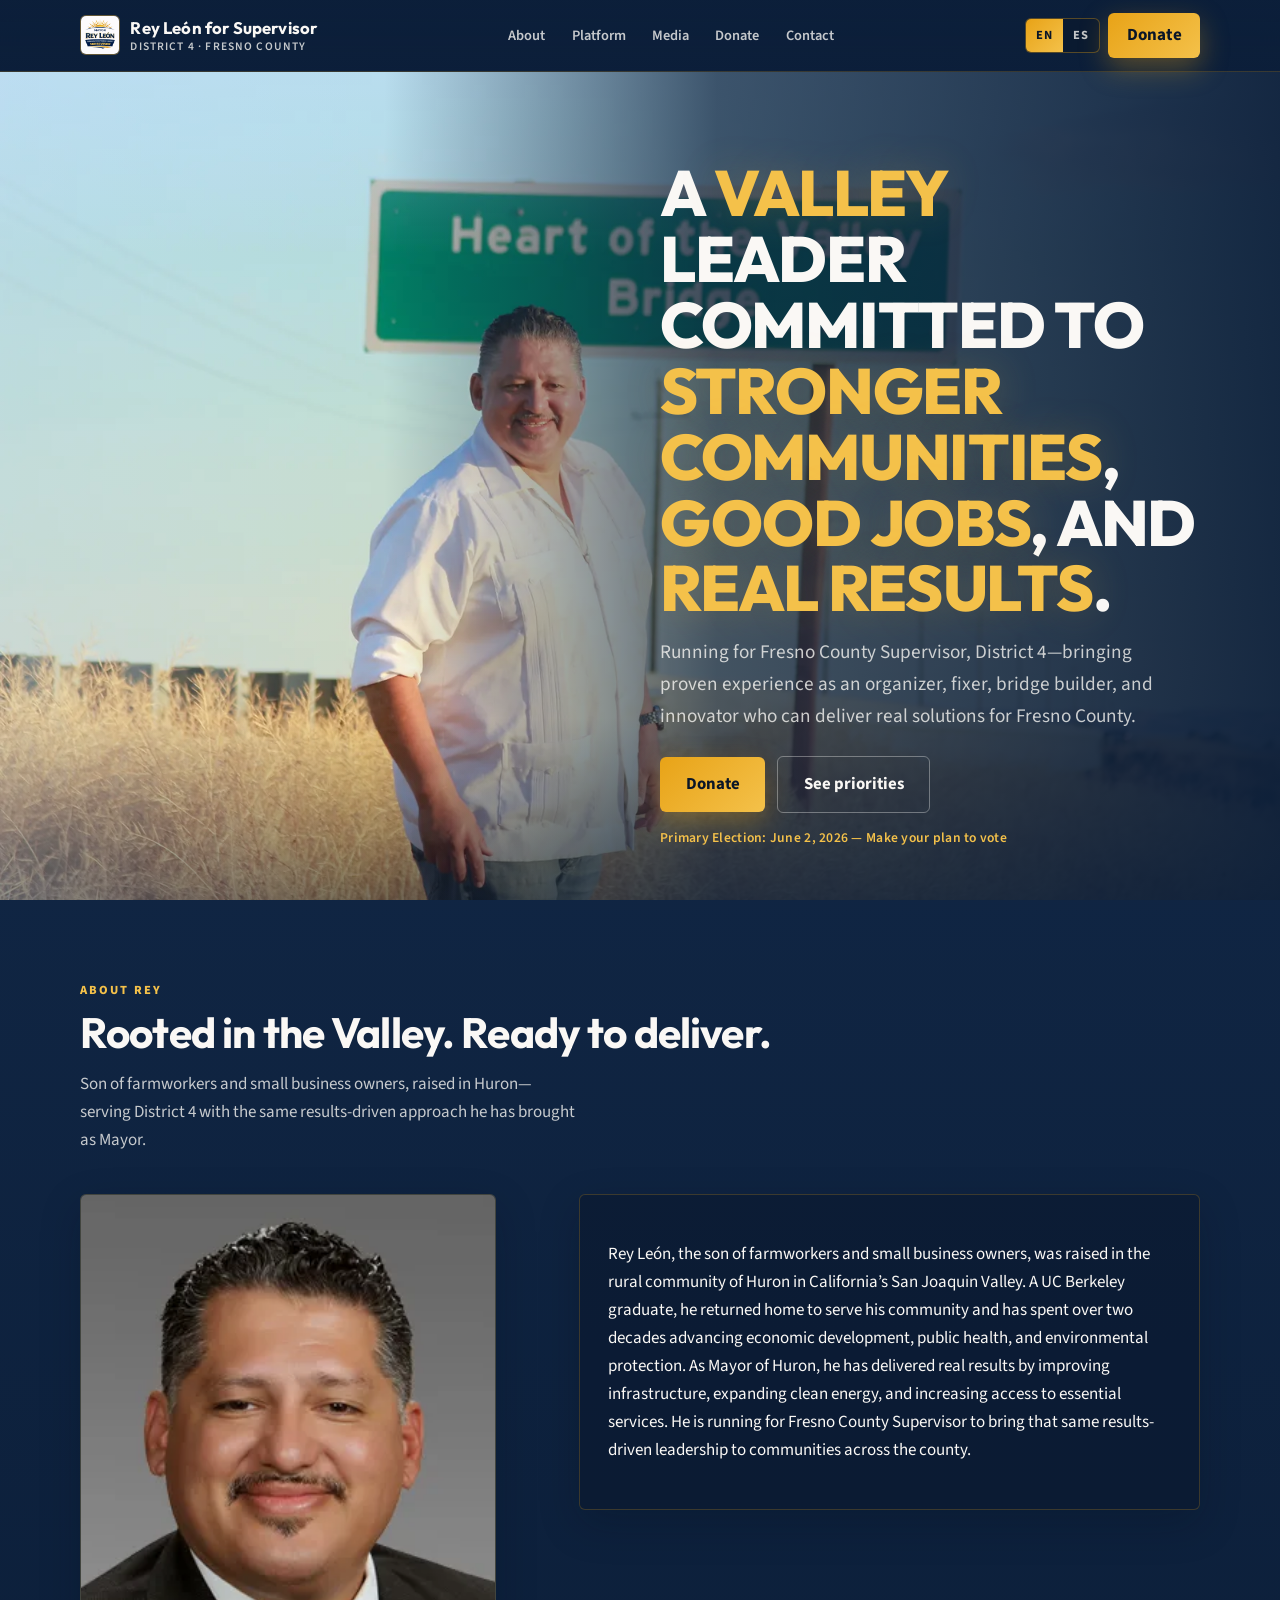
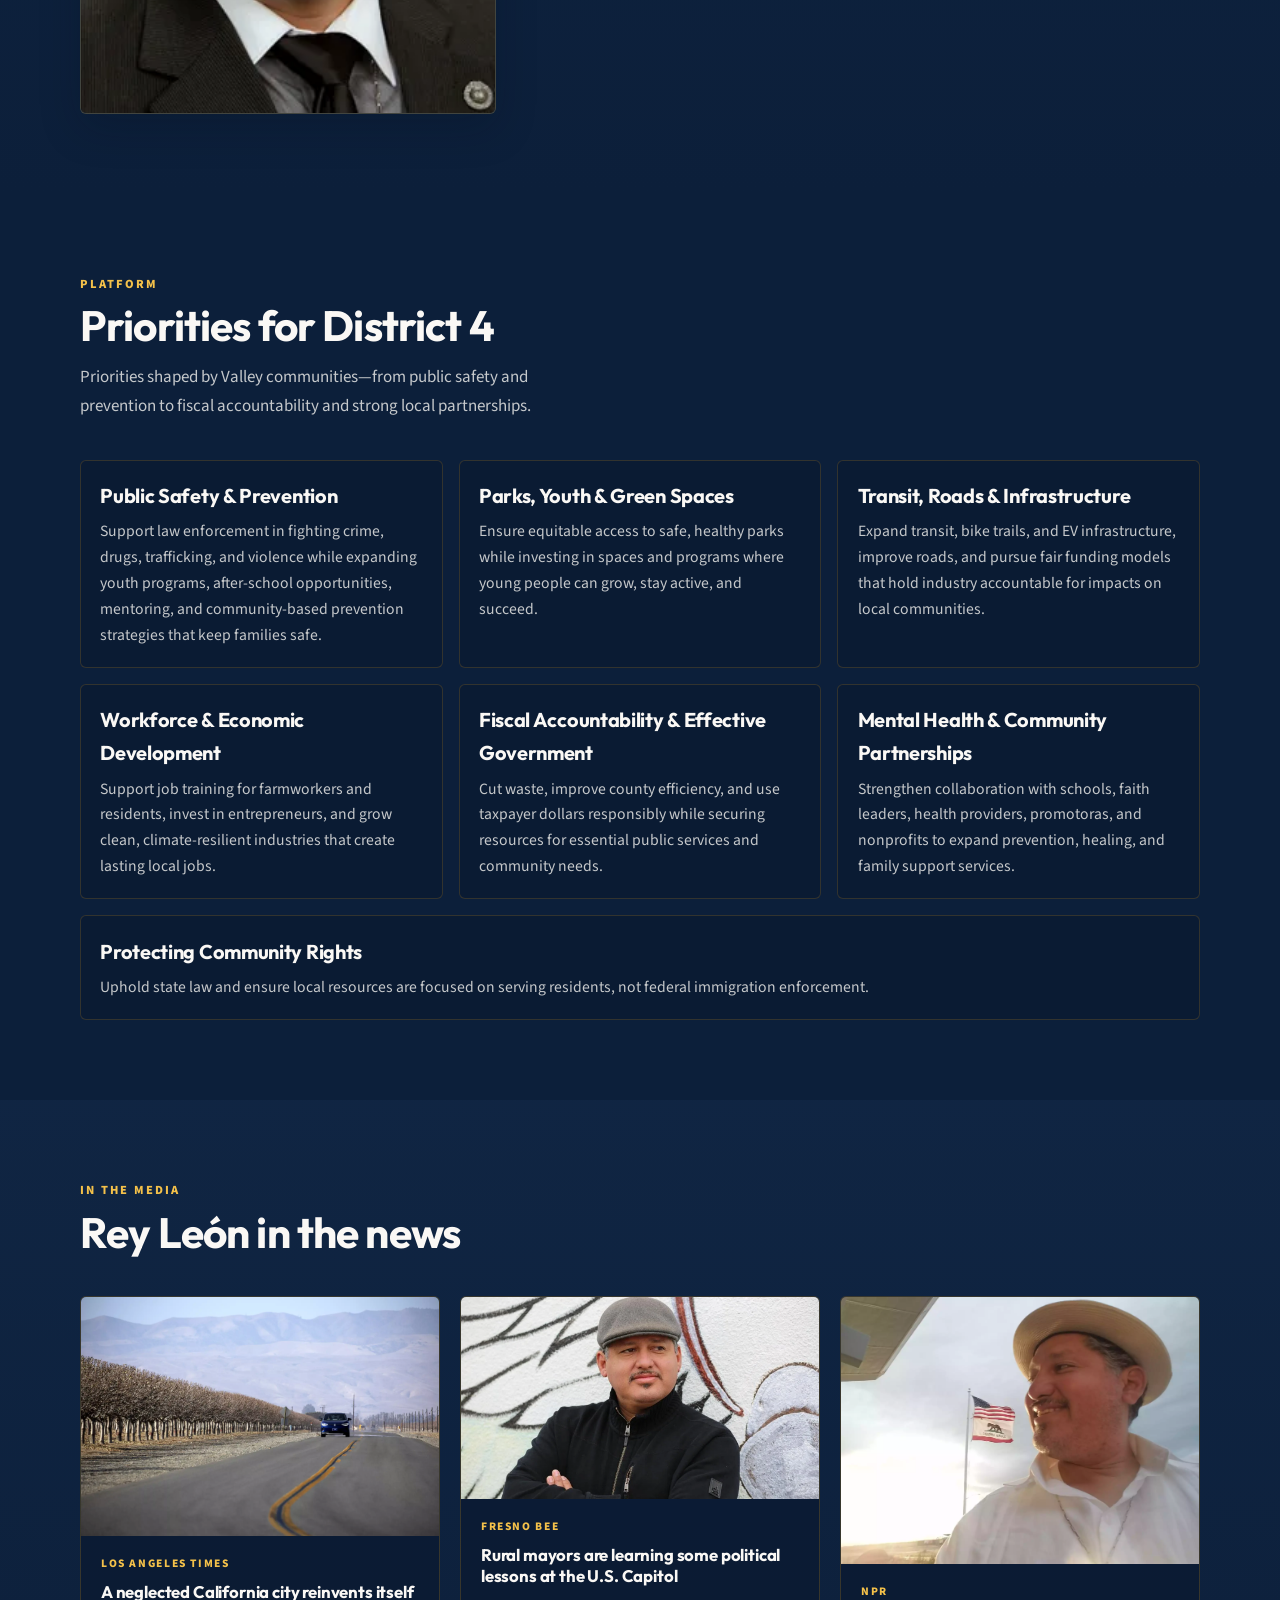
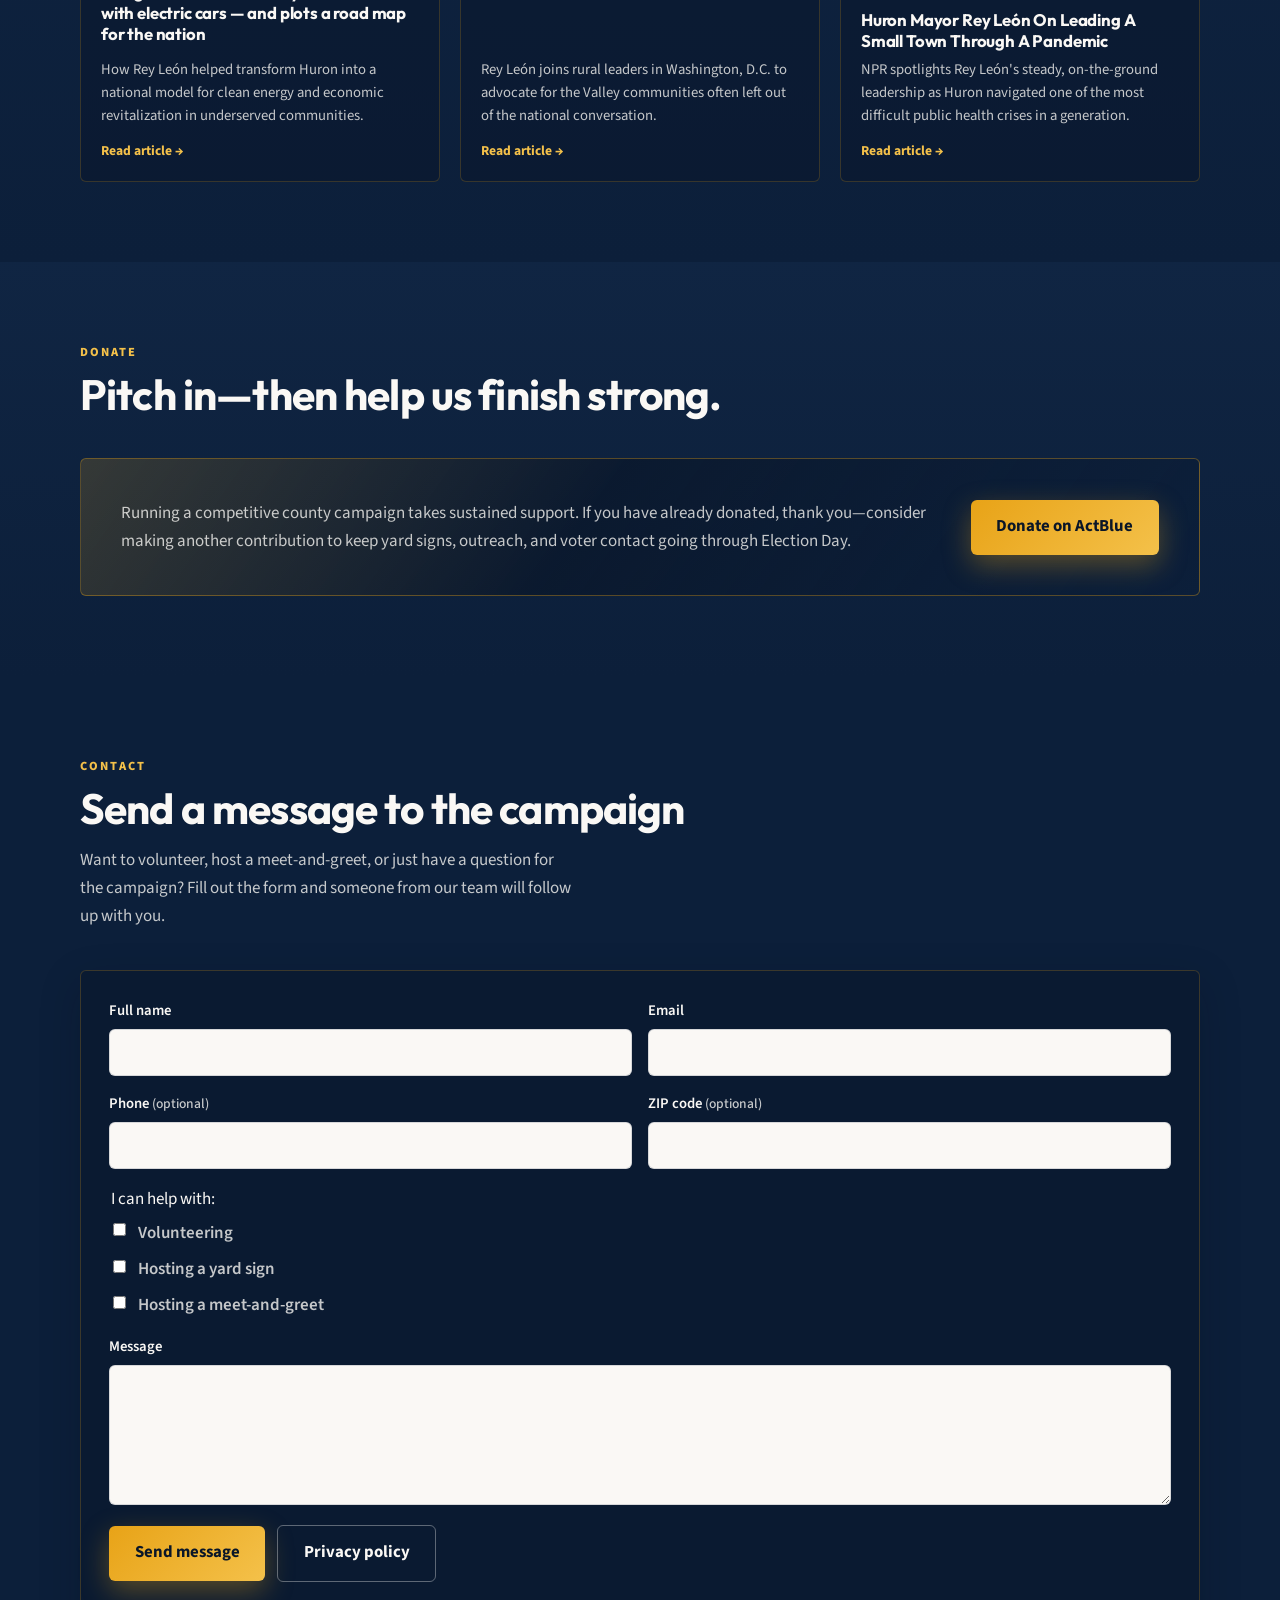
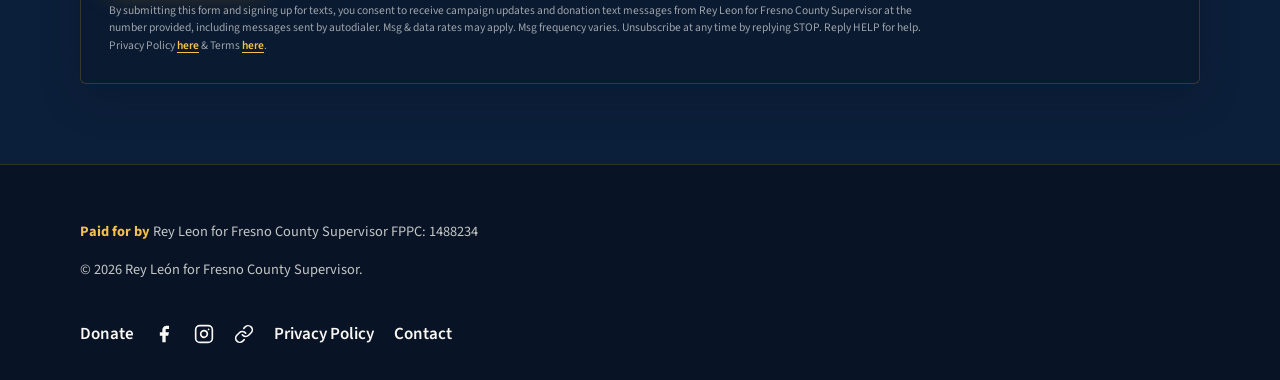
<file: index.html>
<!DOCTYPE html>
<html lang="en" data-lang="en">
  <head>
    <meta charset="utf-8" />
    <meta name="viewport" content="width=device-width, initial-scale=1" />
    <title>Rey León for Fresno County Supervisor — District 4</title>
    <meta
      name="description"
      content="Rey León for Fresno County Supervisor, District 4—a Valley leader committed to stronger communities, good jobs, and real results."
    />
    <link rel="preconnect" href="https://fonts.googleapis.com" />
    <link rel="preconnect" href="https://fonts.gstatic.com" crossorigin />
    <link
      href="https://fonts.googleapis.com/css2?family=Outfit:wght@600;700;800&family=Source+Sans+3:ital,wght@0,400;0,600;0,700;1,400&display=swap"
      rel="stylesheet"
    />
    <link rel="stylesheet" href="css/styles.css" />
    <link rel="icon" href="assets/images/campaign-logo.png" type="image/png" />
    <meta property="og:type" content="website" />
    <meta property="og:title" content="Rey León for Fresno County Supervisor — District 4" />
    <meta property="og:description" content="Rey León for Fresno County Supervisor, District 4—a Valley leader committed to stronger communities, good jobs, and real results." />
    <meta property="og:image" content="https://leon4supervisor.com/assets/images/rey-leon-hero.webp" />
    <meta property="og:url" content="https://leon4supervisor.com/" />
    <meta name="twitter:card" content="summary_large_image" />
  </head>
  <body>
    <a class="skip-link" href="#main">Skip to content</a>

    <header class="site-header">
      <div class="header-inner">
        <a class="brand" href="./">
          <img
            class="brand-mark"
            src="assets/images/campaign-logo.png"
            width="80"
            height="80"
            alt=""
            decoding="async"
          />
          <span class="brand-text">
            <span class="brand-text-main lang-en-only">Rey León for Supervisor</span>
            <span class="brand-text-main lang-es-only">Rey León para Supervisor</span>
            <small class="brand-text-sub lang-en-only">District 4 · Fresno County</small>
            <small class="brand-text-sub lang-es-only">Distrito 4 · Condado de Fresno</small>
          </span>
        </a>

        <nav class="nav-desktop" aria-label="Primary">
          <a href="#about" class="lang-en-only">About</a>
          <a href="#about" class="lang-es-only">Acerca</a>
          <a href="#platform" class="lang-en-only">Platform</a>
          <a href="#platform" class="lang-es-only">Plataforma</a>
          <a href="#media" class="lang-en-only">Media</a>
          <a href="#media" class="lang-es-only">Medios</a>
          <a href="#donate" class="lang-en-only">Donate</a>
          <a href="#donate" class="lang-es-only">Donar</a>
          <a href="#contact" class="lang-en-only">Contact</a>
          <a href="#contact" class="lang-es-only">Contacto</a>
        </nav>

        <div class="header-actions">
          <div class="lang-switch lang-switch--desktop" role="group" aria-label="Language">
            <button type="button" data-lang-toggle="en">EN</button>
            <button type="button" data-lang-toggle="es">ES</button>
          </div>
          <a
            class="btn btn-primary btn-header-donate lang-en-only"
            href="https://secure.actblue.com/donate/rey-leon-1"
            rel="noopener noreferrer"
            target="_blank"
            >Donate</a
          >
          <a
            class="btn btn-primary btn-header-donate lang-es-only"
            href="https://secure.actblue.com/donate/rey-leon-1"
            rel="noopener noreferrer"
            target="_blank"
            >Donar</a
          >
          <nav class="mobile-nav" aria-label="Mobile">
            <details class="mobile-nav-details">
              <summary class="nav-mobile-toggle">
                <span class="hamburger" aria-hidden="true">
                  <span></span>
                  <span></span>
                  <span></span>
                </span>
                <span class="visually-hidden lang-en-only">Open menu</span>
                <span class="visually-hidden lang-es-only">Abrir menú</span>
              </summary>
              <div class="mobile-nav-panel">
                <div class="mobile-nav-panel-top">
                  <p class="mobile-nav-lang-label lang-en-only">Language</p>
                  <p class="mobile-nav-lang-label lang-es-only">Idioma</p>
                  <div class="lang-switch lang-switch--panel" role="group" aria-label="Language">
                    <button type="button" data-lang-toggle="en">EN</button>
                    <button type="button" data-lang-toggle="es">ES</button>
                  </div>
                </div>
                <a href="#about" class="lang-en-only">About Rey</a>
                <a href="#about" class="lang-es-only">Acerca de Rey</a>
                <a href="#platform" class="lang-en-only">Platform</a>
                <a href="#platform" class="lang-es-only">Plataforma</a>
                <a href="#media" class="lang-en-only">Media</a>
                <a href="#media" class="lang-es-only">Medios</a>
                <a href="#donate" class="lang-en-only">Donate</a>
                <a href="#donate" class="lang-es-only">Donar</a>
                <a href="#contact" class="lang-en-only">Contact</a>
                <a href="#contact" class="lang-es-only">Contacto</a>
              </div>
            </details>
          </nav>
        </div>
      </div>
    </header>

    <main id="main">
      <div class="hero-photo-mobile-wrap">
        <img
          class="hero-photo-mobile"
          src="assets/images/rey-leon-hero.webp"
          alt="Rey León standing in front of the Heart of the Valley Bridge sign"
          width="1365"
          height="911"
          decoding="async"
          fetchpriority="high"
        />
      </div>
      <section class="hero" aria-labelledby="hero-heading">
        <div class="hero-bg" data-parallax aria-hidden="true"></div>
       
        <div class="hero-inner">
         
          <div class="hero-copy" data-reveal>
            <h1 id="hero-heading">
              <span class="lang-en-only"
                >A <span class="hero-heading-accent">Valley</span> leader committed to
                <span class="hero-heading-accent">stronger communities</span>,
                <span class="hero-heading-accent">good jobs</span>, and
                <span class="hero-heading-accent">real results</span>.</span
              >
              <span class="lang-es-only"
                >Un líder del <span class="hero-heading-accent">valle</span> comprometido con
                <span class="hero-heading-accent">comunidades más fuertes</span>,
                <span class="hero-heading-accent">buenos empleos</span> y
                <span class="hero-heading-accent">resultados reales</span>.</span
              >
            </h1>
            <p class="hero-lead lang-en-only">
              Running for Fresno County Supervisor, District 4—bringing proven experience as an
              organizer, fixer, bridge builder, and innovator who can deliver real solutions for
              Fresno County.
            </p>
            <p class="hero-lead lang-es-only">
              Se postula para Supervisor del Condado de Fresno, Distrito 4, con experiencia
              comprobada como organizador, solucionador de problemas, constructor de puentes e
              innovador que cumple resultados para el Condado de Fresno.
            </p>
            <div class="hero-ctas">
              <a
                class="btn btn-primary btn-large lang-en-only"
                href="https://secure.actblue.com/donate/rey-leon-1"
                rel="noopener noreferrer"
                target="_blank"
                >Donate</a
              >
              <a
                class="btn btn-primary btn-large lang-es-only"
                href="https://secure.actblue.com/donate/rey-leon-1"
                rel="noopener noreferrer"
                target="_blank"
                >Donar</a
              >
              <a class="btn btn-ghost btn-large" href="#platform">
                <span class="lang-en-only">See priorities</span>
                <span class="lang-es-only">Ver prioridades</span>
              </a>
            </div>
            <p class="hero-election-note lang-en-only">Primary Election: June 2, 2026 — Make your plan to vote</p>
            <p class="hero-election-note lang-es-only">Elección Primaria: 2 de junio de 2026 — Haga su plan para votar</p>
          </div>
          <div class="hero-visual" data-reveal>
            <div class="hero-logo-wrap">
              <img
                class="hero-logo"
                src="assets/images/campaign-logo.png"
                alt="Rey León, Democrat for Fresno County Supervisor"
                width="760"
                height="900"
                decoding="async"
              />
            </div>
          </div>
        </div>
      </section>

      <section id="about" class="section section-alt" aria-labelledby="about-heading">
        <div class="section-inner">
          <header class="section-head" data-reveal>
            <p class="section-kicker lang-en-only">About Rey</p>
            <p class="section-kicker lang-es-only">Acerca de Rey</p>
            <h2 class="section-title" id="about-heading">
              <span class="lang-en-only">Rooted in the Valley. Ready to deliver.</span>
              <span class="lang-es-only">Arraigado en el Valle. Listo para cumplir.</span>
            </h2>
            <p class="section-intro lang-en-only">
              Son of farmworkers and small business owners, raised in Huron—serving District 4
              with the same results-driven approach he has brought as Mayor.
            </p>
            <p class="section-intro lang-es-only">
              Hijo de trabajadores agrícolas y pequeños empresarios, criado en Huron—sirviendo al
              Distrito 4 con el mismo enfoque en resultados que ha llevado como alcalde.
            </p>
          </header>
          <div class="split">
            <aside data-reveal>
              <figure class="about-photo-wrap">
                <img
                  class="about-photo"
                  src="assets/images/rey-profile-photo.webp"
                  alt="Rey León, professional portrait in a suit and tie."
                  width="400"
                  height="360"
                  decoding="async"
                  loading="lazy"
                />
              </figure>
            </aside>
            <div class="card" data-reveal>
              <p class="lang-en-only">
                Rey León, the son of farmworkers and small business owners, was raised in the
                rural community of Huron in California’s San Joaquin Valley. A UC Berkeley
                graduate, he returned home to serve his community and has spent over two decades
                advancing economic development, public health, and environmental protection. As
                Mayor of Huron, he has delivered real results by improving infrastructure,
                expanding clean energy, and increasing access to essential services. He is
                running for Fresno County Supervisor to bring that same results-driven
                leadership to communities across the county.
              </p>
              <p class="lang-es-only">
                Rey León, hijo de trabajadores agrícolas y pequeños empresarios, creció en la
                comunidad rural de Huron en el Valle de San Joaquín, California. Graduado de UC
                Berkeley, regresó a su comunidad y ha dedicado más de dos décadas a impulsar el
                desarrollo económico, la salud pública y la protección ambiental. Como alcalde de
                Huron, ha logrado resultados reales al mejorar la infraestructura, ampliar la
                energía limpia y aumentar el acceso a servicios esenciales. Hoy se postula para
                Supervisor del Condado de Fresno para llevar ese mismo liderazgo enfocado en
                resultados a comunidades en todo el condado.
              </p>
            </div>
          </div>
        </div>
      </section>

      <section id="platform" class="section" aria-labelledby="platform-heading">
        <div class="section-inner">
          <header class="section-head" data-reveal>
            <p class="section-kicker lang-en-only">Platform</p>
            <p class="section-kicker lang-es-only">Plataforma</p>
            <h2 class="section-title" id="platform-heading">
              <span class="lang-en-only">Priorities for District 4</span>
              <span class="lang-es-only">Prioridades para el Distrito 4</span>
            </h2>
            <p class="section-intro lang-en-only">
              Priorities shaped by Valley communities—from public safety and prevention to
              fiscal accountability and strong local partnerships.
            </p>
            <p class="section-intro lang-es-only">
              Prioridades moldeadas por las comunidades del valle: desde la seguridad y la
              prevención hasta la rendición de cuentas fiscal y alianzas locales sólidas.
            </p>
          </header>
          <div class="platform-grid">
            <article class="platform-item" data-reveal>
              <h3 class="lang-en-only">Public Safety &amp; Prevention</h3>
              <h3 class="lang-es-only">Seguridad y Prevención</h3>
              <p class="lang-en-only">
                Support law enforcement in fighting crime, drugs, trafficking, and violence while
                expanding youth programs, after-school opportunities, mentoring, and
                community-based prevention strategies that keep families safe.
              </p>
              <p class="lang-es-only">
                Apoyar a nuestras agencias del orden en la lucha contra el crimen, las drogas, la
                trata de personas y la violencia, mientras ampliamos programas juveniles,
                actividades después de clases, mentoría y estrategias de prevención comunitaria
                que mantengan seguras a nuestras familias.
              </p>
            </article>
            <article class="platform-item" data-reveal>
              <h3 class="lang-en-only">Parks, Youth &amp; Green Spaces</h3>
              <h3 class="lang-es-only">Parques, Juventud y Espacios Verdes</h3>
              <p class="lang-en-only">
                Ensure equitable access to safe, healthy parks while investing in spaces and
                programs where young people can grow, stay active, and succeed.
              </p>
              <p class="lang-es-only">
                Garantizar acceso equitativo a parques seguros y saludables, mientras invertimos
                en espacios y programas donde los jóvenes puedan crecer, mantenerse activos y
                salir adelante.
              </p>
            </article>
            <article class="platform-item" data-reveal>
              <h3 class="lang-en-only">Transit, Roads &amp; Infrastructure</h3>
              <h3 class="lang-es-only">Transporte, Calles e Infraestructura</h3>
              <p class="lang-en-only">
                Expand transit, bike trails, and EV infrastructure, improve roads, and pursue
                fair funding models that hold industry accountable for impacts on local
                communities.
              </p>
              <p class="lang-es-only">
                Ampliar el transporte público, ciclovías e infraestructura para vehículos
                eléctricos, mejorar calles y buscar modelos de financiamiento justos que
                responsabilicen a la industria por su impacto en nuestras comunidades.
              </p>
            </article>
            <article class="platform-item" data-reveal>
              <h3 class="lang-en-only">Workforce &amp; Economic Development</h3>
              <h3 class="lang-es-only">Desarrollo Laboral y Económico</h3>
              <p class="lang-en-only">
                Support job training for farmworkers and residents, invest in entrepreneurs, and
                grow clean, climate-resilient industries that create lasting local jobs.
              </p>
              <p class="lang-es-only">
                Apoyar capacitación laboral para trabajadores agrícolas y residentes, invertir en
                emprendedores y fortalecer industrias limpias y resilientes que crean empleos
                locales duraderos.
              </p>
            </article>
            <article class="platform-item" data-reveal>
              <h3 class="lang-en-only">Fiscal Accountability &amp; Effective Government</h3>
              <h3 class="lang-es-only">Responsabilidad Fiscal y Gobierno Eficiente</h3>
              <p class="lang-en-only">
                Cut waste, improve county efficiency, and use taxpayer dollars responsibly while
                securing resources for essential public services and community needs.
              </p>
              <p class="lang-es-only">
                Reducir desperdicios, mejorar la eficiencia del condado y usar responsablemente
                los fondos públicos, mientras aseguramos recursos para servicios esenciales y
                necesidades comunitarias.
              </p>
            </article>
            <article class="platform-item" data-reveal>
              <h3 class="lang-en-only">Mental Health &amp; Community Partnerships</h3>
              <h3 class="lang-es-only">Salud Mental y Alianzas Comunitarias</h3>
              <p class="lang-en-only">
                Strengthen collaboration with schools, faith leaders, health providers,
                promotoras, and nonprofits to expand prevention, healing, and family support
                services.
              </p>
              <p class="lang-es-only">
                Fortalecer la colaboración con escuelas, líderes religiosos, proveedores de salud,
                promotoras y organizaciones comunitarias para ampliar prevención, sanación y
                apoyo a las familias.
              </p>
            </article>
            <article class="platform-item platform-item--wide" data-reveal>
              <h3 class="lang-en-only">Protecting Community Rights</h3>
              <h3 class="lang-es-only">Protegiendo los Derechos de la Comunidad</h3>
              <p class="lang-en-only">
                Uphold state law and ensure local resources are focused on serving residents, not
                federal immigration enforcement.
              </p>
              <p class="lang-es-only">
                Defender la ley estatal y asegurar que los recursos locales se enfoquen en
                servir a los residentes, no en la aplicación federal de inmigración.
              </p>
            </article>
          </div>
        </div>
      </section>

      <section id="media" class="section section-alt" aria-labelledby="media-heading">
        <div class="section-inner">
          <header class="section-head" data-reveal>
            <p class="section-kicker lang-en-only">In the Media</p>
            <p class="section-kicker lang-es-only">En los Medios</p>
            <h2 class="section-title" id="media-heading">
              <span class="lang-en-only">Rey León in the news</span>
              <span class="lang-es-only">Rey León en las noticias</span>
            </h2>
          </header>
          <div class="media-grid">

            <a class="media-card" href="https://www.latimes.com/politics/story/2022-01-10/neglected-california-town-reinvents-itself-with-electric-cars-and-plots-a-roadmap-for-the-nation" target="_blank" rel="noopener noreferrer" data-reveal>
              <div class="media-thumb">
                <img src="assets/images/la-times-rey.webp" alt="Huron electric vehicle infrastructure" decoding="async" />
              </div>
              <div class="media-body">
                <p class="media-outlet">Los Angeles Times</p>
                <h3 class="media-headline lang-en-only">A neglected California city reinvents itself with electric cars — and plots a road map for the nation</h3>
                <h3 class="media-headline lang-es-only">Una ciudad californiana olvidada se reinventa con autos eléctricos y traza un plan para el país</h3>
                <p class="media-desc lang-en-only">How Rey León helped transform Huron into a national model for clean energy and economic revitalization in underserved communities.</p>
                <p class="media-desc lang-es-only">Cómo Rey León ayudó a transformar Huron en un modelo nacional de energía limpia y revitalización económica en comunidades desatendidas.</p>
                <span class="media-read lang-en-only">Read article →</span>
                <span class="media-read lang-es-only">Leer artículo →</span>
              </div>
            </a>

            <a class="media-card" href="https://www.fresnobee.com/news/politics-government/article148134349.html" target="_blank" rel="noopener noreferrer" data-reveal>
              <div class="media-thumb">
                <img src="assets/images/fresno-bee-rey.webp" alt="Rural mayors at the U.S. Capitol" decoding="async" />
              </div>
              <div class="media-body">
                <p class="media-outlet">Fresno Bee</p>
                <h3 class="media-headline lang-en-only">Rural mayors are learning some political lessons at the U.S. Capitol</h3>
                <h3 class="media-headline lang-es-only">Alcaldes rurales aprenden lecciones políticas en el Capitolio de EE.UU.</h3>
                <p class="media-desc lang-en-only">Rey León joins rural leaders in Washington, D.C. to advocate for the Valley communities often left out of the national conversation.</p>
                <p class="media-desc lang-es-only">Rey León se une a líderes rurales en Washington, D.C. para abogar por las comunidades del Valle que con frecuencia quedan fuera del debate nacional.</p>
                <span class="media-read lang-en-only">Read article →</span>
                <span class="media-read lang-es-only">Leer artículo →</span>
              </div>
            </a>

            <a class="media-card" href="https://www.kvpr.org/news/2020-05-15/huron-mayor-rey-leon-on-leading-a-small-town-through-a-pandemic" target="_blank" rel="noopener noreferrer" data-reveal>
              <div class="media-thumb">
                <img src="assets/images/npr-rey.webp" alt="Rey León interviewed by NPR" decoding="async" />
              </div>
              <div class="media-body">
                <p class="media-outlet">NPR</p>
                <h3 class="media-headline lang-en-only">Huron Mayor Rey León On Leading A Small Town Through A Pandemic</h3>
                <h3 class="media-headline lang-es-only">El alcalde de Huron, Rey León, sobre cómo guiar a un pequeño pueblo durante una pandemia</h3>
                <p class="media-desc lang-en-only">NPR spotlights Rey León's steady, on-the-ground leadership as Huron navigated one of the most difficult public health crises in a generation.</p>
                <p class="media-desc lang-es-only">NPR destaca el liderazgo firme y cercano de Rey León mientras Huron enfrentaba una de las crisis de salud pública más difíciles en una generación.</p>
                <span class="media-read lang-en-only">Read article →</span>
                <span class="media-read lang-es-only">Leer artículo →</span>
              </div>
            </a>

          </div>
        </div>
      </section>

      <section id="donate" class="section section-alt" aria-labelledby="donate-heading">
        <div class="section-inner" data-reveal>
          <header class="section-head">
            <p class="section-kicker lang-en-only">Donate</p>
            <p class="section-kicker lang-es-only">Donar</p>
            <h2 class="section-title" id="donate-heading">
              <span class="lang-en-only">Pitch in—then help us finish strong.</span>
              <span class="lang-es-only">Contribuya y ayúdenos a cerrar fuerte.</span>
            </h2>
          </header>
          <div class="donate-panel">
            <div>
              <p class="lang-en-only">
                Running a competitive county campaign takes sustained support. If you have
                already donated, thank you—consider making another contribution to keep yard
                signs, outreach, and voter contact going through Election Day.
              </p>
              <p class="lang-es-only">
                Una campaña competitiva a nivel de condado requiere apoyo sostenido. Si ya
                donó, gracias: considere otra contribución para mantener lonas, alcance
                comunitario y contacto con votantes hasta el día de la elección.
              </p>
            </div>
            <div>
              <a
                class="btn btn-primary btn-large"
                href="https://secure.actblue.com/donate/rey-leon-1"
                rel="noopener noreferrer"
                target="_blank"
              >
                <span class="lang-en-only">Donate on ActBlue</span>
                <span class="lang-es-only">Donar en ActBlue</span>
              </a>
            </div>
          </div>
        </div>
      </section>

      <section id="contact" class="section" aria-labelledby="contact-heading">
        <div class="section-inner">
          <header class="section-head" data-reveal>
            <p class="section-kicker lang-en-only">Contact</p>
            <p class="section-kicker lang-es-only">Contacto</p>
            <h2 class="section-title" id="contact-heading">
              <span class="lang-en-only">Send a message to the campaign</span>
              <span class="lang-es-only">Envíe un mensaje a la campaña</span>
            </h2>
            <p class="section-intro lang-en-only">
              Want to volunteer, host a meet-and-greet, or just have a question for the
              campaign? Fill out the form and someone from our team will follow up with you.
            </p>
            <p class="section-intro lang-es-only">
              ¿Quiere ser voluntario, organizar un encuentro o tiene alguna pregunta para la
              campaña? Complete el formulario y alguien de nuestro equipo se pondrá en contacto
              con usted.
            </p>
          </header>

          <div class="card" data-reveal>
            <form
              id="contact-form"
              name="contact"
              method="POST"
              data-netlify="true"
              netlify-honeypot="bot-field"
              action="thanks.html"
            >
              <input type="hidden" name="form-name" value="contact" />
              <p class="hidden-honeypot">
                <label>
                  Do not fill this out: <input name="bot-field" autocomplete="off" />
                </label>
              </p>

              <div class="form-grid two">
                <label class="field">
                  <span class="lang-en-only">Full name</span>
                  <span class="lang-es-only">Nombre completo</span>
                  <input type="text" name="name" autocomplete="name" required />
                </label>
                <label class="field">
                  <span class="lang-en-only">Email</span>
                  <span class="lang-es-only">Correo electrónico</span>
                  <input type="email" name="email" autocomplete="email" required />
                </label>
              </div>

              <div class="form-grid two" style="margin-top: 1rem">
                <label class="field">
                  <span class="lang-en-only">Phone <span class="hint">(optional)</span></span>
                  <span class="lang-es-only">Teléfono <span class="hint">(opcional)</span></span>
                  <input type="tel" name="phone" autocomplete="tel" />
                </label>
                <label class="field">
                  <span class="lang-en-only">ZIP code <span class="hint">(optional)</span></span>
                  <span class="lang-es-only">Código postal <span class="hint">(opcional)</span></span>
                  <input type="text" name="zip" inputmode="numeric" autocomplete="postal-code" />
                </label>
              </div>

              <fieldset
                class="check-grid"
                style="margin-top: 1rem; border: 0; padding: 0; margin-inline: 0"
              >
                <legend class="field" style="margin-bottom: 0.35rem">
                  <span class="lang-en-only">I can help with:</span>
                  <span class="lang-es-only">Puedo ayudar con:</span>
                </legend>
                <label class="check-row">
                  <input type="checkbox" name="help_volunteer" value="yes" />
                  <span class="lang-en-only">Volunteering</span>
                  <span class="lang-es-only">Voluntariado</span>
                </label>
                <label class="check-row">
                  <input type="checkbox" name="help_yard_sign" value="yes" />
                  <span class="lang-en-only">Hosting a yard sign</span>
                  <span class="lang-es-only">Colocar un letrero en el jardín</span>
                </label>
                <label class="check-row">
                  <input type="checkbox" name="help_host" value="yes" />
                  <span class="lang-en-only">Hosting a meet-and-greet</span>
                  <span class="lang-es-only">Organizar un encuentro</span>
                </label>
              </fieldset>

              <label class="field" style="margin-top: 1rem">
                <span class="lang-en-only">Message</span>
                <span class="lang-es-only">Mensaje</span>
                <textarea name="message"></textarea>
              </label>

              <div class="form-actions">
                <button class="btn btn-primary btn-large" type="submit">
                  <span class="lang-en-only">Send message</span>
                  <span class="lang-es-only">Enviar mensaje</span>
                </button>
                <a class="btn btn-ghost btn-large" href="privacy.html">
                  <span class="lang-en-only">Privacy policy</span>
                  <span class="lang-es-only">Política de privacidad</span>
                </a>
              </div>

              <p class="form-disclaimer lang-en-only">
                By submitting this form and signing up for texts, you consent to receive campaign
                updates and donation text messages from Rey Leon for Fresno County Supervisor at the
                number provided, including messages sent by autodialer. Msg &amp; data rates may
                apply. Msg frequency varies. Unsubscribe at any time by replying STOP. Reply HELP
                for help. Privacy Policy
                <a href="privacy.html">here</a> &amp; Terms <a href="terms.html">here</a>.
              </p>
              <p class="form-disclaimer lang-es-only">
                Al enviar este formulario y registrarse para recibir mensajes de texto, usted
                acepta recibir actualizaciones de la campaña y mensajes de texto sobre donaciones
                de Rey León para Supervisor del Condado de Fresno al número indicado, incluidos los
                enviados con marcador automático. Pueden aplicarse tarifas por mensajes y datos. La
                frecuencia de los mensajes varía. Puede darse de baja en cualquier momento
                respondiendo STOP. Responda HELP para obtener ayuda. Política de privacidad
                <a href="privacy.html">aquí</a> y Términos <a href="terms.html">aquí</a>.
              </p>
            </form>
          </div>
        </div>
      </section>
    </main>

    <footer class="site-footer">
      <div class="footer-inner">
        <div class="footer-meta">
          <p class="lang-en-only">
            <strong>Paid for by</strong> Rey Leon for Fresno County Supervisor FPPC: 1488234
          </p>
          <p class="lang-es-only">
            <strong>Financiado por</strong> Rey Leon for Fresno County Supervisor FPPC: 1488234
          </p>
          <p style="margin-top: 0.5rem">
            © <span data-year></span>
            <span class="lang-en-only">Rey León for Fresno County Supervisor.</span>
            <span class="lang-es-only">Rey León para Supervisor del Condado de Fresno.</span>
          </p>
        </div>
        <nav class="footer-links" aria-label="Footer">
          <a href="https://secure.actblue.com/donate/rey-leon-1" rel="noopener noreferrer" target="_blank">
            <span class="lang-en-only">Donate</span>
            <span class="lang-es-only">Donar</span>
          </a>
          <a
            class="footer-social"
            href="https://www.facebook.com/leonforsupervisor"
            rel="noopener noreferrer"
            target="_blank"
            aria-label="Facebook"
          >
            <svg xmlns="http://www.w3.org/2000/svg" width="20" height="20" viewBox="0 0 24 24" fill="currentColor" aria-hidden="true">
              <path d="M18 2h-3a5 5 0 0 0-5 5v3H7v4h3v8h4v-8h3l1-4h-4V7a1 1 0 0 1 1-1h3z"/>
            </svg>
          </a>
          <a
            class="footer-social"
            href="https://www.instagram.com/leon4supervisor/"
            rel="noopener noreferrer"
            target="_blank"
            aria-label="Instagram"
          >
            <svg xmlns="http://www.w3.org/2000/svg" width="20" height="20" viewBox="0 0 24 24" fill="none" stroke="currentColor" stroke-width="2" stroke-linecap="round" stroke-linejoin="round" aria-hidden="true">
              <rect x="2" y="2" width="20" height="20" rx="5" ry="5"/>
              <path d="M16 11.37A4 4 0 1 1 12.63 8 4 4 0 0 1 16 11.37z"/>
              <line x1="17.5" y1="6.5" x2="17.51" y2="6.5"/>
            </svg>
          </a>
          <a
            class="footer-social"
            href="https://linktr.ee/leon4supervisor"
            rel="noopener noreferrer"
            target="_blank"
            aria-label="Linktree"
          >
            <svg xmlns="http://www.w3.org/2000/svg" width="20" height="20" viewBox="0 0 24 24" fill="none" stroke="currentColor" stroke-width="2" stroke-linecap="round" stroke-linejoin="round" aria-hidden="true">
              <path d="M10 13a5 5 0 0 0 7.54.54l3-3a5 5 0 0 0-7.07-7.07l-1.72 1.71" />
              <path d="M14 11a5 5 0 0 0-7.54-.54l-3 3a5 5 0 0 0 7.07 7.07l1.71-1.71" />
            </svg>
          </a>
          <a href="privacy.html">
            <span class="lang-en-only">Privacy Policy</span>
            <span class="lang-es-only">Política de privacidad</span>
          </a>
          <a href="#contact">
            <span class="lang-en-only">Contact</span>
            <span class="lang-es-only">Contacto</span>
          </a>
        </nav>
      </div>
    </footer>

    <script src="js/main.js" defer></script>
  </body>
</html>
</file>
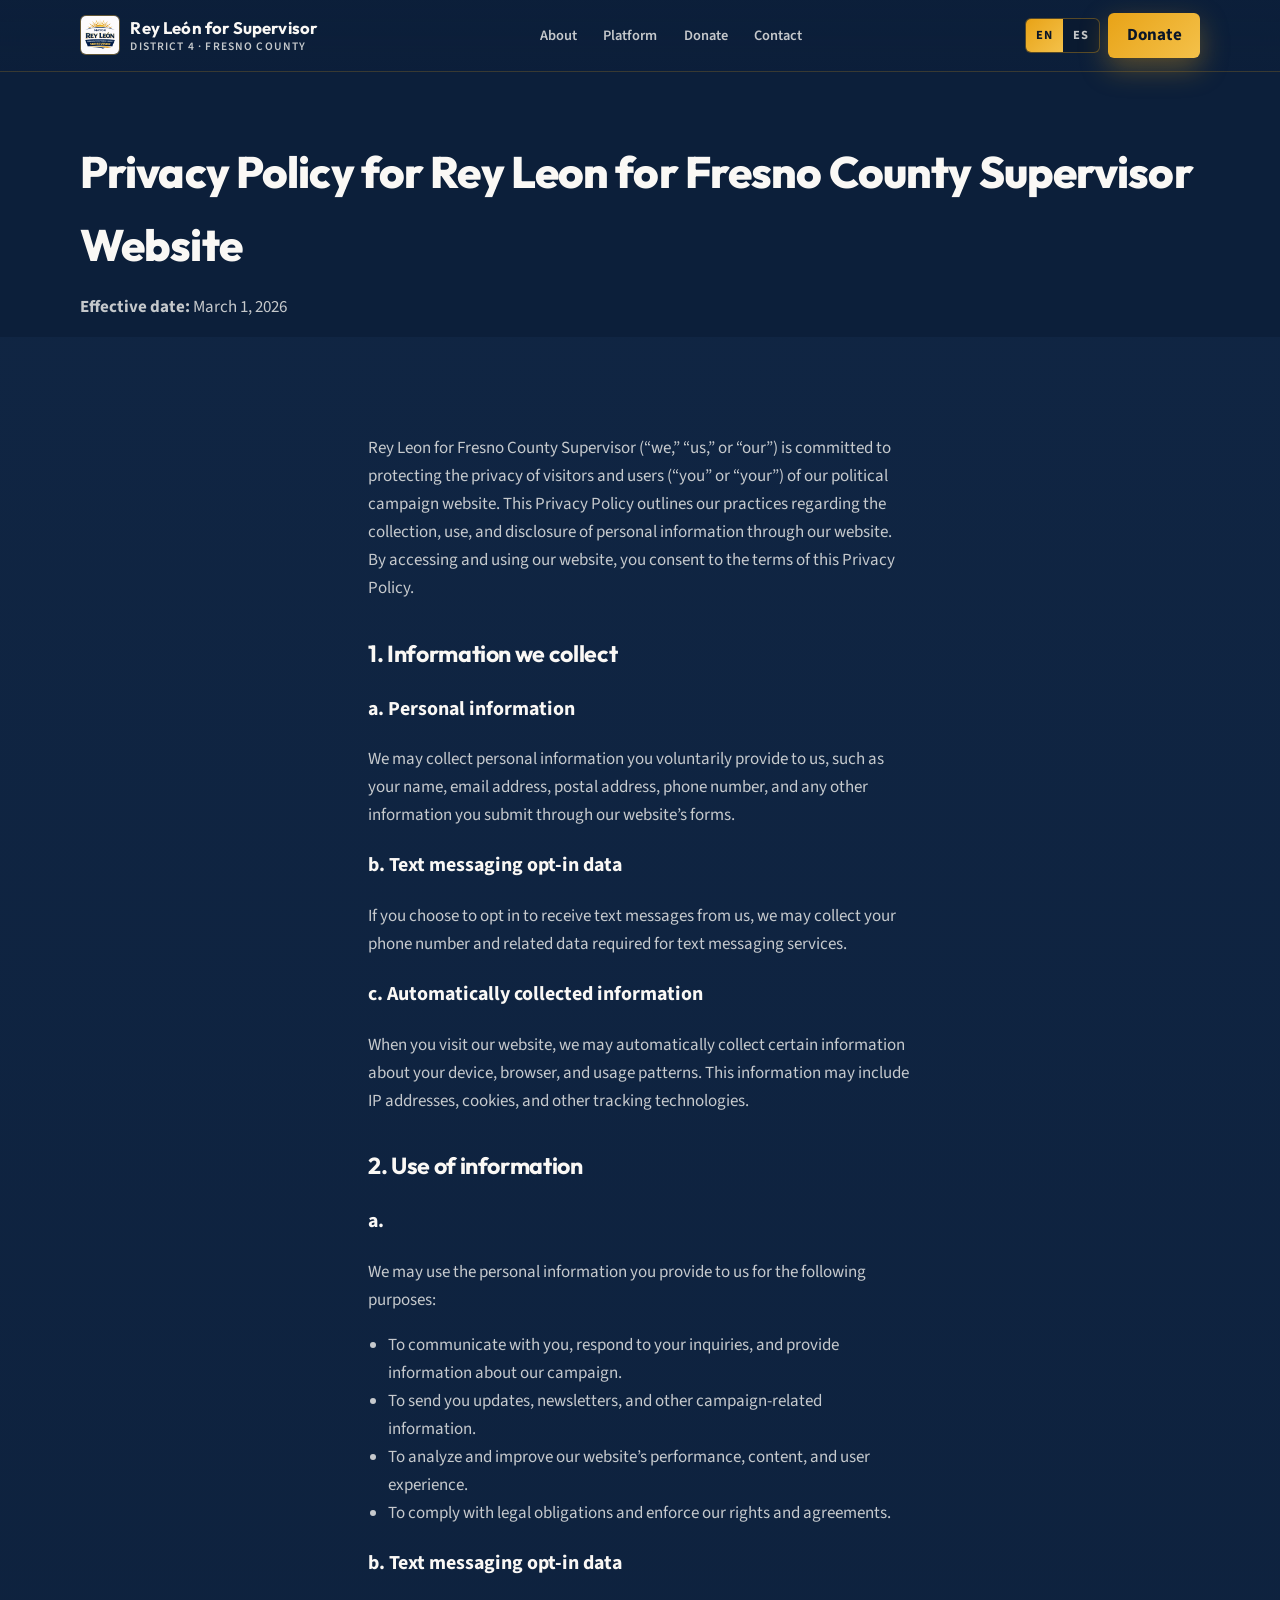
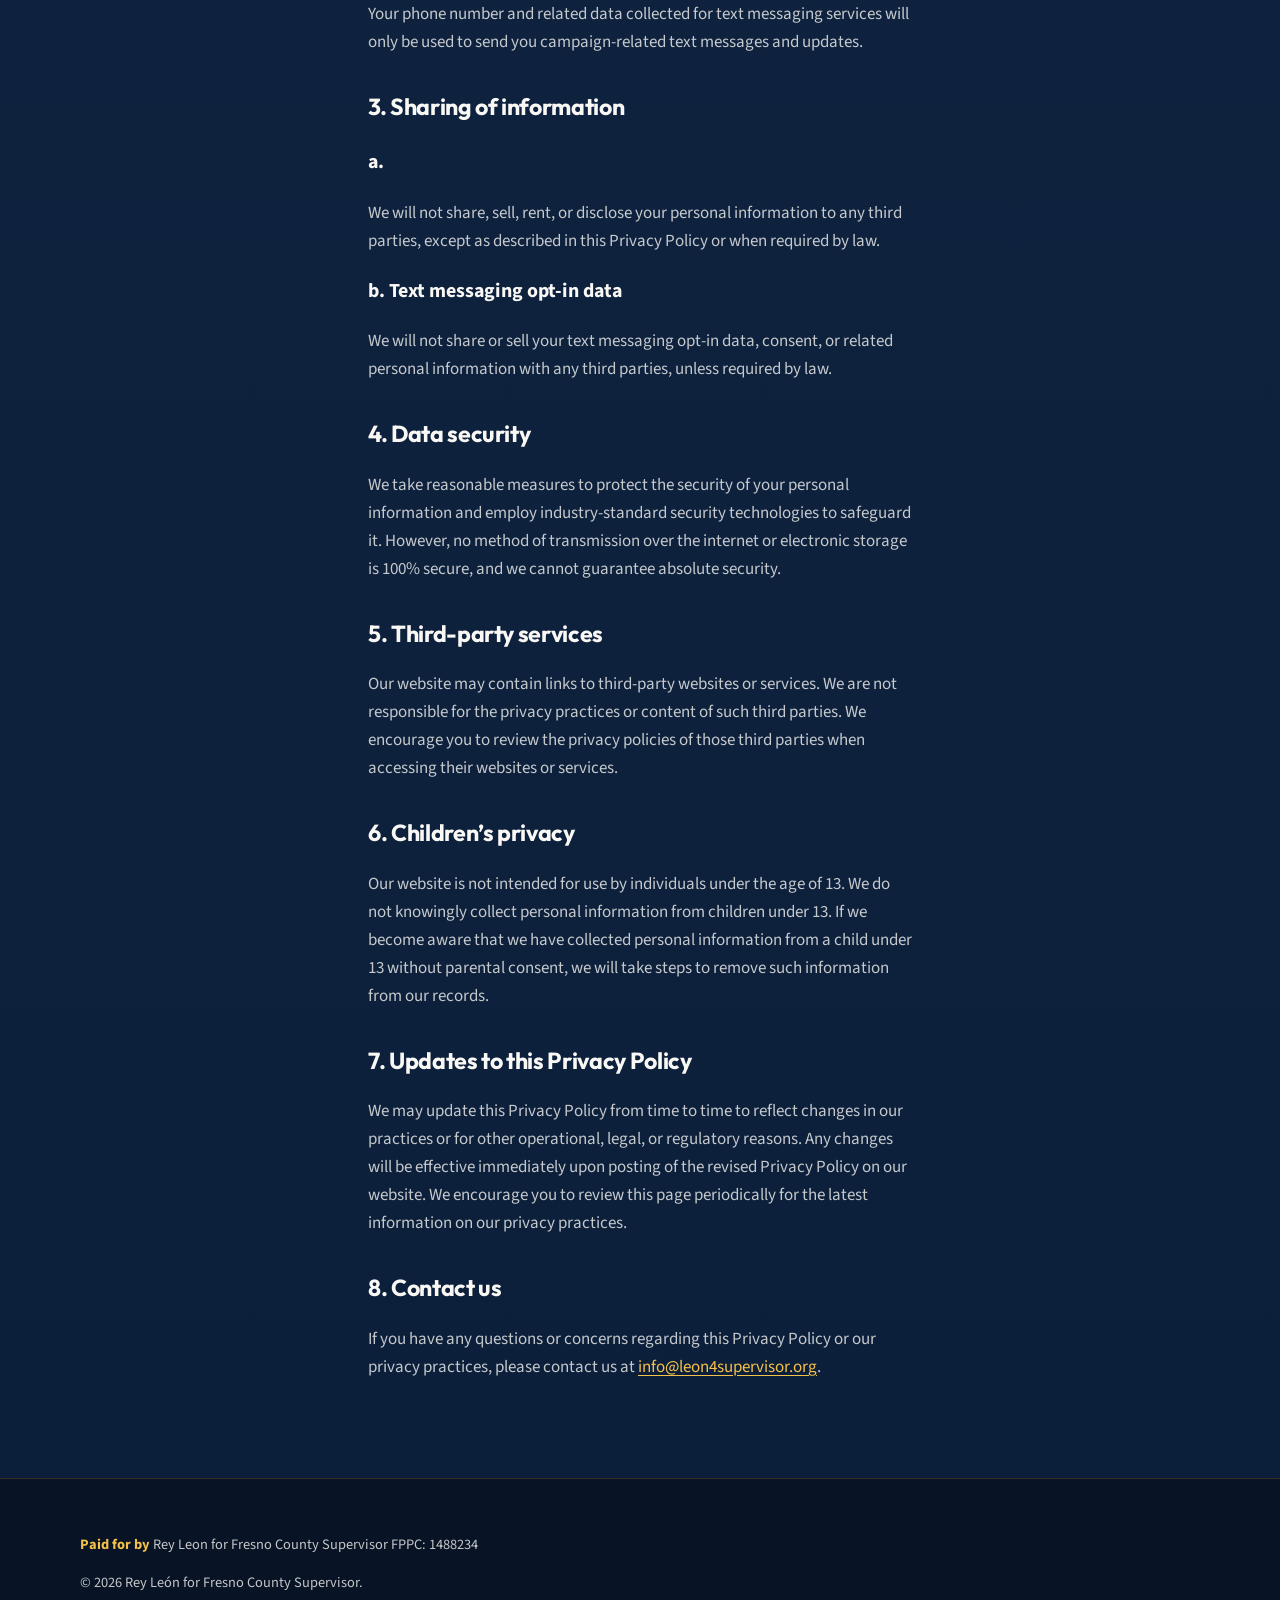
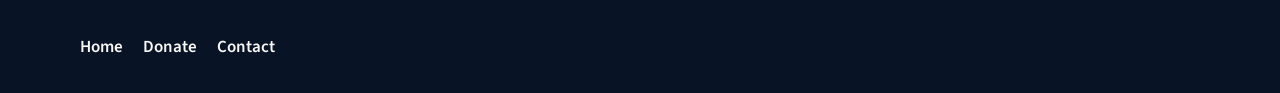
<file: privacy.html>
<!DOCTYPE html>
<html lang="en" data-lang="en">
  <head>
    <meta charset="utf-8" />
    <meta name="viewport" content="width=device-width, initial-scale=1" />
    <title>Privacy Policy — Rey León for Fresno County Supervisor</title>
    <meta name="description" content="Privacy policy for the Rey León campaign website." />
    <link rel="preconnect" href="https://fonts.googleapis.com" />
    <link rel="preconnect" href="https://fonts.gstatic.com" crossorigin />
    <link
      href="https://fonts.googleapis.com/css2?family=Outfit:wght@600;700;800&family=Source+Sans+3:ital,wght@0,400;0,600;0,700;1,400&display=swap"
      rel="stylesheet"
    />
    <link rel="stylesheet" href="css/styles.css" />
    <link rel="icon" href="assets/images/campaign-logo.png" type="image/png" />
  </head>
  <body>
    <a class="skip-link" href="#main">Skip to content</a>

    <header class="site-header">
      <div class="header-inner">
        <a class="brand" href="./">
          <img
            class="brand-mark"
            src="assets/images/campaign-logo.png"
            width="80"
            height="80"
            alt=""
            decoding="async"
          />
          <span class="brand-text">
            <span class="brand-text-main lang-en-only">Rey León for Supervisor</span>
            <span class="brand-text-main lang-es-only">Rey León para Supervisor</span>
            <small class="brand-text-sub lang-en-only">District 4 · Fresno County</small>
            <small class="brand-text-sub lang-es-only">Distrito 4 · Condado de Fresno</small>
          </span>
        </a>

        <nav class="nav-desktop" aria-label="Primary">
          <a href="index.html#about" class="lang-en-only">About</a>
          <a href="index.html#about" class="lang-es-only">Acerca</a>
          <a href="index.html#platform" class="lang-en-only">Platform</a>
          <a href="index.html#platform" class="lang-es-only">Plataforma</a>
          <a href="index.html#donate" class="lang-en-only">Donate</a>
          <a href="index.html#donate" class="lang-es-only">Donar</a>
          <a href="index.html#contact" class="lang-en-only">Contact</a>
          <a href="index.html#contact" class="lang-es-only">Contacto</a>
        </nav>

        <div class="header-actions">
          <div class="lang-switch lang-switch--desktop" role="group" aria-label="Language">
            <button type="button" data-lang-toggle="en">EN</button>
            <button type="button" data-lang-toggle="es">ES</button>
          </div>
          <a
            class="btn btn-primary btn-header-donate lang-en-only"
            href="https://secure.actblue.com/donate/rey-leon-1"
            rel="noopener noreferrer"
            target="_blank"
            >Donate</a
          >
          <a
            class="btn btn-primary btn-header-donate lang-es-only"
            href="https://secure.actblue.com/donate/rey-leon-1"
            rel="noopener noreferrer"
            target="_blank"
            >Donar</a
          >
          <nav class="mobile-nav" aria-label="Mobile">
            <details class="mobile-nav-details">
              <summary class="nav-mobile-toggle">
                <span class="hamburger" aria-hidden="true">
                  <span></span>
                  <span></span>
                  <span></span>
                </span>
                <span class="visually-hidden lang-en-only">Open menu</span>
                <span class="visually-hidden lang-es-only">Abrir menú</span>
              </summary>
              <div class="mobile-nav-panel">
                <div class="mobile-nav-panel-top">
                  <p class="mobile-nav-lang-label lang-en-only">Language</p>
                  <p class="mobile-nav-lang-label lang-es-only">Idioma</p>
                  <div class="lang-switch lang-switch--panel" role="group" aria-label="Language">
                    <button type="button" data-lang-toggle="en">EN</button>
                    <button type="button" data-lang-toggle="es">ES</button>
                  </div>
                </div>
                <a href="./" class="lang-en-only">Home</a>
                <a href="./" class="lang-es-only">Inicio</a>
                <a href="index.html#about" class="lang-en-only">About</a>
                <a href="index.html#about" class="lang-es-only">Acerca</a>
                <a href="index.html#platform" class="lang-en-only">Platform</a>
                <a href="index.html#platform" class="lang-es-only">Plataforma</a>
                <a
                  href="https://secure.actblue.com/donate/rey-leon-1"
                  class="lang-en-only"
                  rel="noopener noreferrer"
                  target="_blank"
                  >Donate</a
                >
                <a
                  href="https://secure.actblue.com/donate/rey-leon-1"
                  class="lang-es-only"
                  rel="noopener noreferrer"
                  target="_blank"
                  >Donar</a
                >
                <a href="index.html#contact" class="lang-en-only">Contact</a>
                <a href="index.html#contact" class="lang-es-only">Contacto</a>
              </div>
            </details>
          </nav>
        </div>
      </div>
    </header>

    <main id="main">
      <div class="section page-hero">
        <div class="section-inner">
          <h1 class="lang-en-only">Privacy Policy for Rey Leon for Fresno County Supervisor Website</h1>
          <h1 class="lang-es-only">
            Política de privacidad del sitio web de Rey León para Supervisor del Condado de Fresno
          </h1>
          <p class="lang-en-only"><strong>Effective date:</strong> March 1, 2026</p>
          <p class="lang-es-only"><strong>Vigencia:</strong> 1 de marzo de 2026</p>
        </div>
      </div>

      <div class="section section-alt">
        <div class="section-inner prose">
          <div class="lang-en-only" data-reveal>
            <p>
              Rey Leon for Fresno County Supervisor (&ldquo;we,&rdquo; &ldquo;us,&rdquo; or
              &ldquo;our&rdquo;) is committed to protecting the privacy of visitors and users
              (&ldquo;you&rdquo; or &ldquo;your&rdquo;) of our political campaign website. This
              Privacy Policy outlines our practices regarding the collection, use, and disclosure
              of personal information through our website. By accessing and using our website, you
              consent to the terms of this Privacy Policy.
            </p>

            <h2>1. Information we collect</h2>
            <h3>a. Personal information</h3>
            <p>
              We may collect personal information you voluntarily provide to us, such as your name,
              email address, postal address, phone number, and any other information you submit
              through our website&rsquo;s forms.
            </p>
            <h3>b. Text messaging opt-in data</h3>
            <p>
              If you choose to opt in to receive text messages from us, we may collect your phone
              number and related data required for text messaging services.
            </p>
            <h3>c. Automatically collected information</h3>
            <p>
              When you visit our website, we may automatically collect certain information about
              your device, browser, and usage patterns. This information may include IP addresses,
              cookies, and other tracking technologies.
            </p>

            <h2>2. Use of information</h2>
            <h3>a.</h3>
            <p>We may use the personal information you provide to us for the following purposes:</p>
            <ul>
              <li>
                To communicate with you, respond to your inquiries, and provide information about
                our campaign.
              </li>
              <li>To send you updates, newsletters, and other campaign-related information.</li>
              <li>
                To analyze and improve our website&rsquo;s performance, content, and user
                experience.
              </li>
              <li>To comply with legal obligations and enforce our rights and agreements.</li>
            </ul>
            <h3>b. Text messaging opt-in data</h3>
            <p>
              Your phone number and related data collected for text messaging services will only be
              used to send you campaign-related text messages and updates.
            </p>

            <h2>3. Sharing of information</h2>
            <h3>a.</h3>
            <p>
              We will not share, sell, rent, or disclose your personal information to any third
              parties, except as described in this Privacy Policy or when required by law.
            </p>
            <h3>b. Text messaging opt-in data</h3>
            <p>
              We will not share or sell your text messaging opt-in data, consent, or related
              personal information with any third parties, unless required by law.
            </p>

            <h2>4. Data security</h2>
            <p>
              We take reasonable measures to protect the security of your personal information and
              employ industry-standard security technologies to safeguard it. However, no method of
              transmission over the internet or electronic storage is 100% secure, and we cannot
              guarantee absolute security.
            </p>

            <h2>5. Third-party services</h2>
            <p>
              Our website may contain links to third-party websites or services. We are not
              responsible for the privacy practices or content of such third parties. We encourage
              you to review the privacy policies of those third parties when accessing their
              websites or services.
            </p>

            <h2>6. Children&rsquo;s privacy</h2>
            <p>
              Our website is not intended for use by individuals under the age of 13. We do not
              knowingly collect personal information from children under 13. If we become aware
              that we have collected personal information from a child under 13 without parental
              consent, we will take steps to remove such information from our records.
            </p>

            <h2>7. Updates to this Privacy Policy</h2>
            <p>
              We may update this Privacy Policy from time to time to reflect changes in our
              practices or for other operational, legal, or regulatory reasons. Any changes will be
              effective immediately upon posting of the revised Privacy Policy on our website. We
              encourage you to review this page periodically for the latest information on our
              privacy practices.
            </p>

            <h2>8. Contact us</h2>
            <p>
              If you have any questions or concerns regarding this Privacy Policy or our privacy
              practices, please contact us at
              <a href="mailto:info@leon4supervisor.org">info@leon4supervisor.org</a>.
            </p>
          </div>

          <div class="lang-es-only" data-reveal>
            <p>
              Rey León para Supervisor del Condado de Fresno (&ldquo;nosotros&rdquo;,
              &ldquo;nos&rdquo; o &ldquo;nuestro&rdquo;) se compromete a proteger la privacidad de
              las personas que visitan o usan (&ldquo;usted&rdquo; o &ldquo;su&rdquo;) nuestro
              sitio web de campaña política. Esta Política de privacidad describe nuestras
              prácticas respecto a la recopilación, el uso y la divulgación de información personal
              a través de nuestro sitio web. Al acceder y usar nuestro sitio web, usted acepta los
              términos de esta Política de privacidad.
            </p>

            <h2>1. Información que recopilamos</h2>
            <h3>a. Información personal</h3>
            <p>
              Podemos recopilar información personal que usted nos proporcione de forma voluntaria,
              como su nombre, dirección de correo electrónico, dirección postal, número de teléfono
              y cualquier otra información que envíe mediante los formularios de nuestro sitio
              web.
            </p>
            <h3>b. Datos de registro para mensajes de texto</h3>
            <p>
              Si decide registrarse para recibir mensajes de texto de nuestra parte, podemos
              recopilar su número de teléfono y los datos relacionados necesarios para el servicio
              de mensajería de texto.
            </p>
            <h3>c. Información recopilada automáticamente</h3>
            <p>
              Cuando visita nuestro sitio web, podemos recopilar automáticamente cierta información
              sobre su dispositivo, navegador y patrones de uso. Esta información puede incluir
              direcciones IP, cookies y otras tecnologías de seguimiento.
            </p>

            <h2>2. Uso de la información</h2>
            <h3>a.</h3>
            <p>Podemos usar la información personal que nos proporcione para los siguientes fines:</p>
            <ul>
              <li>
                Comunicarnos con usted, responder a sus consultas y brindarle información sobre
                nuestra campaña.
              </li>
              <li>
                Enviarle actualizaciones, boletines y otra información relacionada con la campaña.
              </li>
              <li>
                Analizar y mejorar el rendimiento, el contenido y la experiencia de usuario de
                nuestro sitio web.
              </li>
              <li>Cumplir obligaciones legales y hacer valer nuestros derechos y acuerdos.</li>
            </ul>
            <h3>b. Datos de registro para mensajes de texto</h3>
            <p>
              Su número de teléfono y los datos relacionados recopilados para el servicio de
              mensajes de texto solo se usarán para enviarle mensajes de texto y actualizaciones
              relacionadas con la campaña.
            </p>

            <h2>3. Compartición de la información</h2>
            <h3>a.</h3>
            <p>
              No compartiremos, venderemos, alquilaremos ni divulgaremos su información personal a
              terceros, salvo lo descrito en esta Política de privacidad o cuando la ley lo exija.
            </p>
            <h3>b. Datos de registro para mensajes de texto</h3>
            <p>
              No compartiremos ni venderemos sus datos de registro para mensajes de texto, su
              consentimiento ni información personal relacionada con terceros, salvo que la ley lo
              exija.
            </p>

            <h2>4. Seguridad de los datos</h2>
            <p>
              Tomamos medidas razonables para proteger la seguridad de su información personal y
              empleamos tecnologías de seguridad reconocidas en la industria para resguardarla. Sin
              embargo, ningún método de transmisión por internet o de almacenamiento electrónico es
              100% seguro y no podemos garantizar una seguridad absoluta.
            </p>

            <h2>5. Servicios de terceros</h2>
            <p>
              Nuestro sitio web puede contener enlaces a sitios o servicios de terceros. No somos
              responsables de las prácticas de privacidad ni del contenido de dichos terceros. Le
              recomendamos revisar las políticas de privacidad de esos terceros al acceder a sus
              sitios o servicios.
            </p>

            <h2>6. Privacidad de los menores</h2>
            <p>
              Nuestro sitio web no está destinado a personas menores de 13 años. No recopilamos de
              forma intencional información personal de menores de 13 años. Si tomamos conocimiento
              de que hemos recopilado información personal de un menor de 13 años sin el
              consentimiento de los padres o tutores, tomaremos medidas para eliminar dicha
              información de nuestros registros.
            </p>

            <h2>7. Actualizaciones de esta Política de privacidad</h2>
            <p>
              Podemos actualizar esta Política de privacidad ocasionalmente para reflejar cambios
              en nuestras prácticas o por otras razones operativas, legales o reglamentarias.
              Cualquier cambio surtirá efecto de inmediato al publicarse la Política de privacidad
              revisada en nuestro sitio web. Le recomendamos revisar esta página periódicamente para
              conocer la información más reciente sobre nuestras prácticas de privacidad.
            </p>

            <h2>8. Contacto</h2>
            <p>
              Si tiene preguntas o inquietudes sobre esta Política de privacidad o nuestras
              prácticas de privacidad, comuníquese con nosotros en
              <a href="mailto:info@leon4supervisor.org">info@leon4supervisor.org</a>.
            </p>
          </div>
        </div>
      </div>
    </main>

    <footer class="site-footer">
      <div class="footer-inner">
        <div class="footer-meta">
          <p class="lang-en-only">
            <strong>Paid for by</strong> Rey Leon for Fresno County Supervisor FPPC: 1488234
          </p>
          <p class="lang-es-only">
            <strong>Financiado por</strong> Rey Leon for Fresno County Supervisor FPPC: 1488234
          </p>
          <p style="margin-top: 0.5rem">
            © <span data-year></span>
            <span class="lang-en-only">Rey León for Fresno County Supervisor.</span>
            <span class="lang-es-only">Rey León para Supervisor del Condado de Fresno.</span>
          </p>
        </div>
        <nav class="footer-links" aria-label="Footer">
          <a href="./">
            <span class="lang-en-only">Home</span>
            <span class="lang-es-only">Inicio</span>
          </a>
          <a href="https://secure.actblue.com/donate/rey-leon-1" rel="noopener noreferrer" target="_blank">
            <span class="lang-en-only">Donate</span>
            <span class="lang-es-only">Donar</span>
          </a>
          <a href="index.html#contact">
            <span class="lang-en-only">Contact</span>
            <span class="lang-es-only">Contacto</span>
          </a>
        </nav>
      </div>
    </footer>

    <script src="js/main.js" defer></script>
  </body>
</html>
</file>
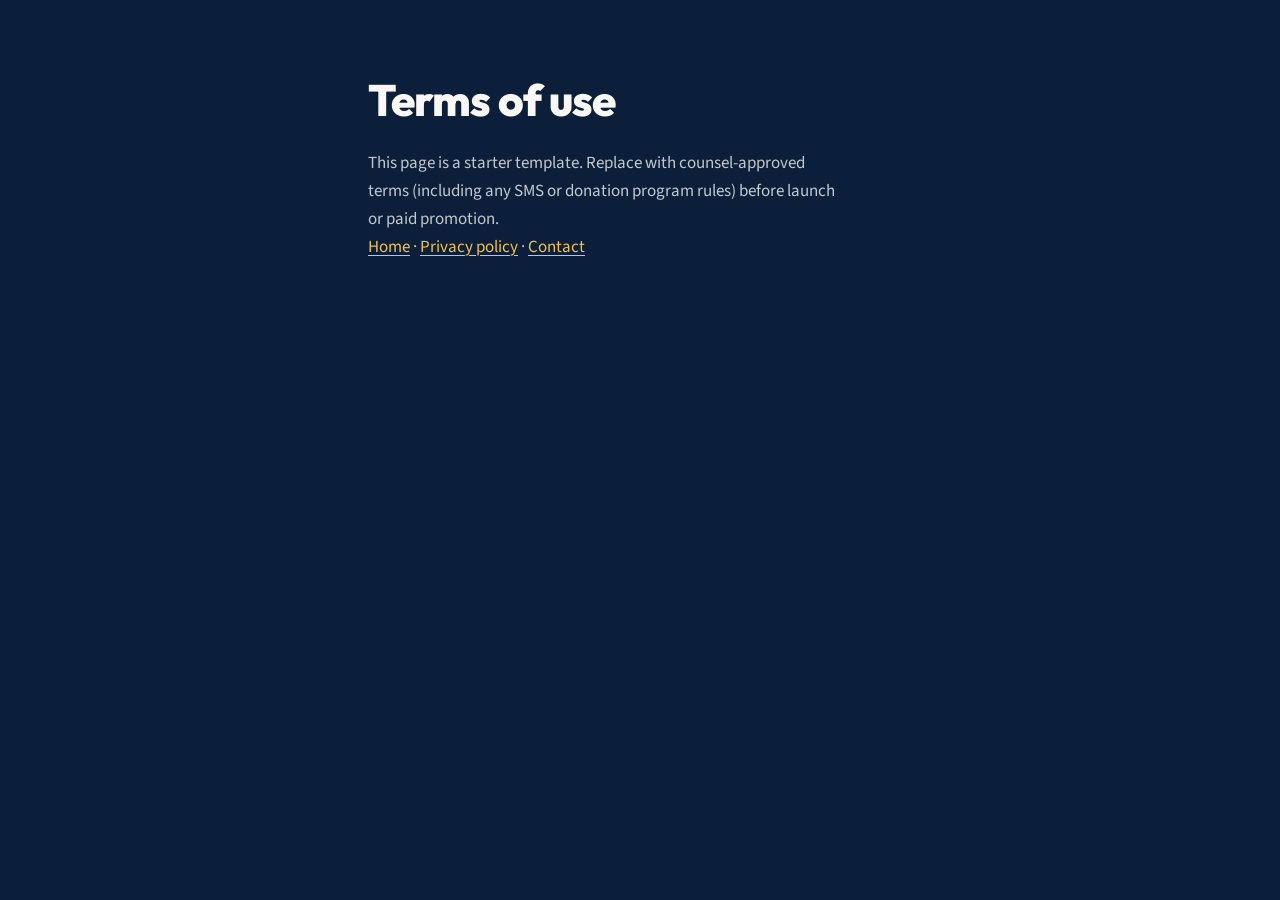
<file: terms.html>
<!DOCTYPE html>
<html lang="en" data-lang="en">
  <head>
    <meta charset="utf-8" />
    <meta name="viewport" content="width=device-width, initial-scale=1" />
    <title>Terms of use — Rey León for Fresno County Supervisor</title>
    <meta name="description" content="Terms of use for the Rey León campaign website and text program." />
    <link rel="preconnect" href="https://fonts.googleapis.com" />
    <link rel="preconnect" href="https://fonts.gstatic.com" crossorigin />
    <link
      href="https://fonts.googleapis.com/css2?family=Outfit:wght@600;700;800&family=Source+Sans+3:ital,wght@0,400;0,600;0,700;1,400&display=swap"
      rel="stylesheet"
    />
    <link rel="stylesheet" href="css/styles.css" />
    <link rel="icon" href="assets/images/campaign-logo.png" type="image/png" />
  </head>
  <body>
    <a class="skip-link" href="#main">Skip to content</a>

    <main id="main">
      <div class="section page-hero">
        <div class="section-inner prose">
          <h1>Terms of use</h1>
          <p>
            This page is a starter template. Replace with counsel-approved terms (including any
            SMS or donation program rules) before launch or paid promotion.
          </p>
          <p>
            <a href="./">Home</a>
            ·
            <a href="privacy.html">Privacy policy</a>
            ·
            <a href="index.html#contact">Contact</a>
          </p>
        </div>
      </div>
    </main>

    <script src="js/main.js" defer></script>
  </body>
</html>
</file>
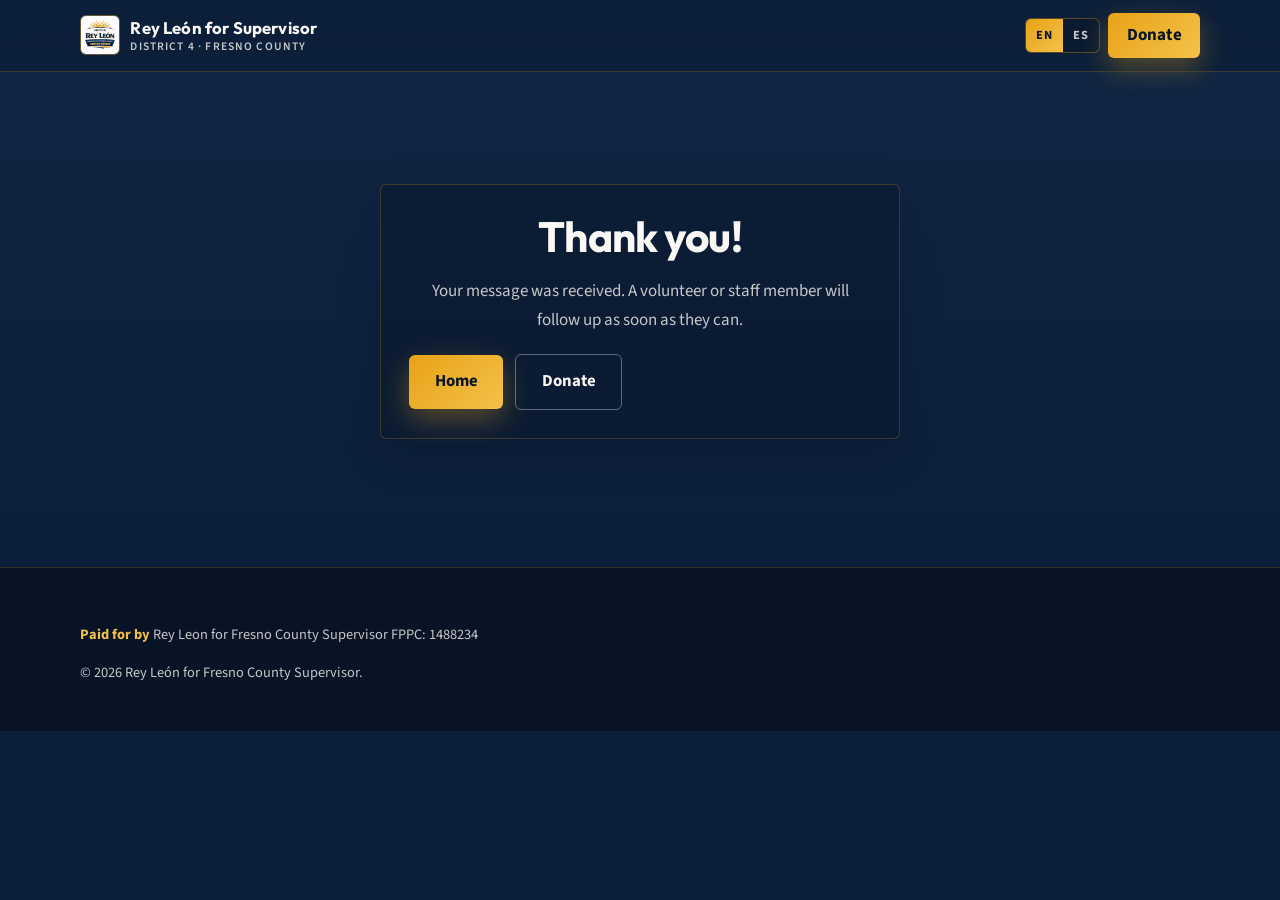
<file: thanks.html>
<!DOCTYPE html>
<html lang="en" data-lang="en">
  <head>
    <meta charset="utf-8" />
    <meta name="viewport" content="width=device-width, initial-scale=1" />
    <title>Thank you — Rey León for Fresno County Supervisor</title>
    <meta name="robots" content="noindex" />
    <link rel="preconnect" href="https://fonts.googleapis.com" />
    <link rel="preconnect" href="https://fonts.gstatic.com" crossorigin />
    <link
      href="https://fonts.googleapis.com/css2?family=Outfit:wght@600;700;800&family=Source+Sans+3:ital,wght@0,400;0,600;0,700;1,400&display=swap"
      rel="stylesheet"
    />
    <link rel="stylesheet" href="css/styles.css" />
    <link rel="icon" href="assets/images/campaign-logo.png" type="image/png" />
  </head>
  <body>
    <a class="skip-link" href="#main">Skip to content</a>

    <header class="site-header">
      <div class="header-inner">
        <a class="brand" href="./">
          <img
            class="brand-mark"
            src="assets/images/campaign-logo.png"
            width="80"
            height="80"
            alt=""
            decoding="async"
          />
          <span class="brand-text">
            <span class="brand-text-main lang-en-only">Rey León for Supervisor</span>
            <span class="brand-text-main lang-es-only">Rey León para Supervisor</span>
            <small class="brand-text-sub lang-en-only">District 4 · Fresno County</small>
            <small class="brand-text-sub lang-es-only">Distrito 4 · Condado de Fresno</small>
          </span>
        </a>
        <div class="header-actions">
          <div class="lang-switch lang-switch--desktop" role="group" aria-label="Language">
            <button type="button" data-lang-toggle="en">EN</button>
            <button type="button" data-lang-toggle="es">ES</button>
          </div>
          <a
            class="btn btn-primary btn-header-donate lang-en-only"
            href="https://secure.actblue.com/donate/rey-leon-1"
            rel="noopener noreferrer"
            target="_blank"
            >Donate</a
          >
          <a
            class="btn btn-primary btn-header-donate lang-es-only"
            href="https://secure.actblue.com/donate/rey-leon-1"
            rel="noopener noreferrer"
            target="_blank"
            >Donar</a
          >
          <nav class="mobile-nav" aria-label="Mobile">
            <details class="mobile-nav-details">
              <summary class="nav-mobile-toggle">
                <span class="hamburger" aria-hidden="true">
                  <span></span>
                  <span></span>
                  <span></span>
                </span>
                <span class="visually-hidden lang-en-only">Open menu</span>
                <span class="visually-hidden lang-es-only">Abrir menú</span>
              </summary>
              <div class="mobile-nav-panel">
                <div class="mobile-nav-panel-top">
                  <p class="mobile-nav-lang-label lang-en-only">Language</p>
                  <p class="mobile-nav-lang-label lang-es-only">Idioma</p>
                  <div class="lang-switch lang-switch--panel" role="group" aria-label="Language">
                    <button type="button" data-lang-toggle="en">EN</button>
                    <button type="button" data-lang-toggle="es">ES</button>
                  </div>
                </div>
                <a href="./" class="lang-en-only">Home</a>
                <a href="./" class="lang-es-only">Inicio</a>
                <a
                  href="https://secure.actblue.com/donate/rey-leon-1"
                  class="lang-en-only"
                  rel="noopener noreferrer"
                  target="_blank"
                  >Donate</a
                >
                <a
                  href="https://secure.actblue.com/donate/rey-leon-1"
                  class="lang-es-only"
                  rel="noopener noreferrer"
                  target="_blank"
                  >Donar</a
                >
              </div>
            </details>
          </nav>
        </div>
      </div>
    </header>

    <main id="main">
      <section class="section section-alt">
        <div class="section-inner">
          <div class="card thanks-card" data-reveal>
            <h1 class="section-title" style="margin-bottom: 0.75rem">
              <span class="lang-en-only">Thank you!</span>
              <span class="lang-es-only">¡Gracias!</span>
            </h1>
            <p class="lang-en-only">
              Your message was received. A volunteer or staff member will follow up as soon as
              they can.
            </p>
            <p class="lang-es-only">
              Recibimos su mensaje. Un voluntario o miembro del equipo dará seguimiento lo
              antes posible.
            </p>
            <div class="thanks-ctas">
              <a class="btn btn-primary btn-large" href="./"
                ><span class="lang-en-only">Home</span><span class="lang-es-only">Inicio</span></a
              >
              <a
                class="btn btn-ghost btn-large lang-en-only"
                href="https://secure.actblue.com/donate/rey-leon-1"
                rel="noopener noreferrer"
                target="_blank"
                >Donate</a
              >
              <a
                class="btn btn-ghost btn-large lang-es-only"
                href="https://secure.actblue.com/donate/rey-leon-1"
                rel="noopener noreferrer"
                target="_blank"
                >Donar</a
              >
            </div>
          </div>
        </div>
      </section>
    </main>

    <footer class="site-footer">
      <div class="footer-inner">
        <div class="footer-meta">
          <p class="lang-en-only">
            <strong>Paid for by</strong> Rey Leon for Fresno County Supervisor FPPC: 1488234
          </p>
          <p class="lang-es-only">
            <strong>Financiado por</strong> Rey Leon for Fresno County Supervisor FPPC: 1488234
          </p>
          <p style="margin-top: 0.5rem">
            © <span data-year></span>
            <span class="lang-en-only">Rey León for Fresno County Supervisor.</span>
            <span class="lang-es-only">Rey León para Supervisor del Condado de Fresno.</span>
          </p>
        </div>
      </div>
    </footer>

    <script src="js/main.js" defer></script>
  </body>
</html>
</file>
<file: css/styles.css>
/* Rey León — Fresno County Supervisor District 4 */
:root {
  --color-navy: #0c1f3a;
  --color-navy-mid: #132a4a;
  --color-navy-soft: #1a3558;
  --color-gold: #e8a317;
  --color-gold-bright: #f4c14a;
  --color-gold-deep: #c5850a;
  --color-white: #faf8f5;
  --color-muted: rgba(250, 248, 245, 0.78);
  --color-ink: #0a1628;
  --font-display: "Outfit", system-ui, -apple-system, sans-serif;
  --font-body: "Source Sans 3", system-ui, -apple-system, sans-serif;
  --shadow-soft: 0 18px 50px rgba(5, 12, 28, 0.35);
  /* Shared corner treatment (~6px): buttons, cards, panels, inputs */
  --radius: 6px;
  --radius-lg: var(--radius);
  --radius-md: var(--radius);
  --max: 1120px;
  --header-h: 72px;
}

*,
*::before,
*::after {
  box-sizing: border-box;
}

html {
  scroll-behavior: smooth;
}

@media (prefers-reduced-motion: reduce) {
  html {
    scroll-behavior: auto;
  }
}

body {
  margin: 0;
  font-family: var(--font-body);
  font-size: 1.0625rem;
  line-height: 1.65;
  color: var(--color-white);
  background: var(--color-navy);
  -webkit-font-smoothing: antialiased;
}

img {
  max-width: 100%;
  height: auto;
  display: block;
}

a {
  color: var(--color-gold-bright);
  text-decoration-thickness: 1px;
  text-underline-offset: 3px;
}

a:hover {
  color: var(--color-white);
}

:focus-visible {
  outline: 3px solid var(--color-gold-bright);
  outline-offset: 2px;
}

.skip-link {
  position: absolute;
  left: -9999px;
  top: 0;
  padding: 0.75rem 1.25rem;
  background: var(--color-gold);
  color: var(--color-ink);
  font-weight: 700;
  z-index: 1000;
}

.skip-link:focus {
  left: 1rem;
  top: 1rem;
}

.visually-hidden {
  position: absolute;
  width: 1px;
  height: 1px;
  padding: 0;
  margin: -1px;
  overflow: hidden;
  clip: rect(0, 0, 0, 0);
  white-space: nowrap;
  border: 0;
}

.hidden-honeypot {
  position: absolute;
  left: -10000px;
  top: auto;
  width: 1px;
  height: 1px;
  overflow: hidden;
}

/* Language blocks */
html[data-lang="en"] .lang-es-only {
  display: none !important;
}

html[data-lang="es"] .lang-en-only {
  display: none !important;
}

.site-header {
  position: sticky;
  top: 0;
  z-index: 50;
  min-height: var(--header-h);
  height: auto;
  padding-block: 0.35rem;
  display: flex;
  align-items: center;
  background: linear-gradient(
    180deg,
    rgba(12, 31, 58, 0.96) 0%,
    rgba(12, 31, 58, 0.88) 100%
  );
  backdrop-filter: blur(12px);
  border-bottom: 1px solid rgba(232, 163, 23, 0.2);
  transition: box-shadow 0.25s ease, border-color 0.25s ease;
}

.site-header.is-scrolled {
  box-shadow: var(--shadow-soft);
  border-bottom-color: rgba(232, 163, 23, 0.35);
}

.header-inner {
  width: min(100% - 1.25rem, var(--max));
  margin-inline: auto;
  display: flex;
  align-items: center;
  justify-content: space-between;
  gap: 0.65rem;
}

@media (min-width: 880px) {
  .header-inner {
    width: min(100% - 2rem, var(--max));
    gap: 1rem;
  }
}

.brand {
  display: flex;
  align-items: center;
  gap: 0.5rem;
  min-width: 0;
  flex: 1;
  color: var(--color-white);
  text-decoration: none;
  font-family: var(--font-display);
  font-weight: 700;
  letter-spacing: 0.01em;
}

@media (min-width: 880px) {
  .brand {
    flex: 0 1 auto;
    gap: 0.65rem;
  }
}

.brand-mark {
  width: 40px;
  height: 40px;
  flex-shrink: 0;
  border-radius: var(--radius-md);
  object-fit: contain;
  background: rgba(250, 248, 245, 0.08);
  border: 1px solid rgba(232, 163, 23, 0.35);
}

@media (max-width: 879px) {
  .brand-mark {
    width: 36px;
    height: 36px;
    border-radius: var(--radius-md);
  }
}

.brand-text {
  min-width: 0;
  line-height: 1.15;
}

.brand-text-main {
  display: block;
  font-size: clamp(0.8rem, 3.1vw, 1.05rem);
  line-height: 1.18;
  font-weight: 700;
}

.brand-text-sub {
  display: block;
  margin-top: 0.12rem;
  font-family: var(--font-body);
  font-weight: 600;
  font-size: clamp(0.58rem, 2.35vw, 0.72rem);
  letter-spacing: 0.1em;
  text-transform: uppercase;
  color: var(--color-muted);
}

.nav-desktop {
  display: none;
  align-items: center;
  gap: 0.35rem;
}

@media (min-width: 880px) {
  .nav-desktop {
    display: flex;
  }
}

.nav-desktop a {
  color: var(--color-muted);
  text-decoration: none;
  font-weight: 600;
  font-size: 0.9rem;
  padding: 0.45rem 0.65rem;
  border-radius: var(--radius-md);
}

.nav-desktop a:hover {
  color: var(--color-white);
  background: rgba(232, 163, 23, 0.12);
}

.header-actions {
  display: flex;
  align-items: center;
  gap: 0.45rem;
  flex-shrink: 0;
}

@media (min-width: 880px) {
  .header-actions {
    gap: 0.5rem;
  }
}

@media (max-width: 879px) {
  /* Must beat `.lang-switch { display: inline-flex }` (same specificity, later in file). */
  .lang-switch.lang-switch--desktop {
    display: none;
  }

  .btn-header-donate {
    padding: 0.4rem 0.75rem;
    font-size: 0.8125rem;
    white-space: nowrap;
  }
}

.lang-switch {
  display: inline-flex;
  border-radius: var(--radius-md);
  border: 1px solid rgba(232, 163, 23, 0.35);
  overflow: hidden;
  background: rgba(10, 22, 40, 0.5);
}

.lang-switch button {
  font: inherit;
  font-size: 0.78rem;
  font-weight: 700;
  letter-spacing: 0.06em;
  border: none;
  padding: 0.4rem 0.65rem;
  cursor: pointer;
  color: var(--color-muted);
  background: transparent;
}

.lang-switch button.is-active {
  background: linear-gradient(
    135deg,
    var(--color-gold) 0%,
    var(--color-gold-bright) 100%
  );
  color: var(--color-ink);
}

.btn {
  display: inline-flex;
  align-items: center;
  justify-content: center;
  gap: 0.4rem;
  font: inherit;
  font-weight: 700;
  text-decoration: none;
  border: none;
  cursor: pointer;
  border-radius: var(--radius-md);
  padding: 0.55rem 1.15rem;
  transition: transform 0.15s ease, box-shadow 0.2s ease, background 0.2s ease;
}

.btn:active {
  transform: translateY(1px);
}

.btn-primary {
  background: linear-gradient(
    135deg,
    var(--color-gold) 0%,
    var(--color-gold-bright) 100%
  );
  color: var(--color-ink);
  box-shadow: 0 10px 28px rgba(232, 163, 23, 0.35);
}

.btn-primary:hover {
  background: linear-gradient(
    135deg,
    var(--color-gold-bright) 0%,
    var(--color-gold) 100%
  );
  color: var(--color-ink);
}

.btn-ghost {
  background: transparent;
  color: var(--color-white);
  border: 1px solid rgba(250, 248, 245, 0.35);
}

.btn-ghost:hover {
  border-color: var(--color-gold-bright);
  color: var(--color-gold-bright);
}

.btn-large {
  padding: 0.85rem 1.6rem;
  font-size: 1.05rem;
}

.form-actions {
  margin-top: 1.25rem;
  display: flex;
  flex-wrap: wrap;
  gap: 0.75rem;
  align-items: center;
}

.form-disclaimer {
  margin: 1.25rem 0 0;
  font-size: 0.72rem;
  line-height: 1.55;
  color: rgba(250, 248, 245, 0.62);
  max-width: 52rem;
}

.form-disclaimer a {
  color: var(--color-gold-bright);
  font-weight: 600;
}

.form-disclaimer a:hover {
  color: var(--color-white);
}

.thanks-ctas {
  margin-top: 1.25rem;
  display: flex;
  flex-wrap: wrap;
  gap: 0.75rem;
  align-items: center;
}

@media (max-width: 879px) {
  .hero-ctas {
    flex-direction: column;
    align-items: stretch;
  }

  .hero-ctas .btn {
    width: 100%;
    justify-content: center;
  }

  .donate-panel > div:last-child {
    width: 100%;
  }

  .donate-panel .btn {
    width: 100%;
    justify-content: center;
  }

  .form-actions {
    flex-direction: column;
    align-items: stretch;
  }

  .form-actions .btn {
    width: 100%;
    justify-content: center;
  }

  .thanks-ctas {
    flex-direction: column;
    align-items: stretch;
  }

  .thanks-ctas .btn {
    width: 100%;
    justify-content: center;
  }
}

.nav-mobile-toggle {
  display: inline-flex;
  align-items: center;
  justify-content: center;
  width: 2.75rem;
  height: 2.75rem;
  border-radius: var(--radius-md);
  /* border: 1px solid rgba(232, 163, 23, 0.35); */
  /* background: rgba(10, 22, 40, 0.45); */
  color: var(--color-white);
  padding: 0;
  cursor: pointer;
  list-style: none;
}

.nav-mobile-toggle::-webkit-details-marker {
  display: none;
}

.hamburger {
  display: flex;
  flex-direction: column;
  justify-content: center;
  gap: 5px;
  width: 1.25rem;
}

.hamburger span {
  display: block;
  height: 2px;
  width: 100%;
  border-radius: 1px;
  background: linear-gradient(
    90deg,
    var(--color-gold-bright) 0%,
    var(--color-gold) 100%
  );
}

.mobile-nav-details[open] .hamburger span:nth-child(1) {
  transform: translateY(7px) rotate(45deg);
}

.mobile-nav-details[open] .hamburger span:nth-child(2) {
  opacity: 0;
}

.mobile-nav-details[open] .hamburger span:nth-child(3) {
  transform: translateY(-7px) rotate(-45deg);
}

.hamburger span {
  transition: transform 0.2s ease, opacity 0.2s ease;
}

@media (prefers-reduced-motion: reduce) {
  .hamburger span {
    transition: none;
  }
}

/* Simple mobile nav: use details/summary in HTML */

.mobile-nav {
  display: block;
}

@media (min-width: 880px) {
  .mobile-nav {
    display: none;
  }
}

.mobile-nav details {
  position: relative;
}

.mobile-nav summary {
  list-style: none;
}

.mobile-nav summary::-webkit-details-marker {
  display: none;
}

.mobile-nav-panel-top {
  padding-bottom: 0.65rem;
  margin-bottom: 0.45rem;
  border-bottom: 1px solid rgba(232, 163, 23, 0.2);
}

.mobile-nav-lang-label {
  margin: 0 0 0.35rem;
  font-size: 0.7rem;
  font-weight: 800;
  letter-spacing: 0.14em;
  text-transform: uppercase;
  color: var(--color-muted);
}

.lang-switch--panel {
  align-self: flex-start;
}

.mobile-nav-panel {
  position: absolute;
  right: 0;
  top: calc(100% + 0.5rem);
  min-width: min(260px, calc(100vw - 2rem));
  padding: 0.75rem;
  border-radius: var(--radius-md);
  background: rgba(12, 31, 58, 0.98);
  border: 1px solid rgba(232, 163, 23, 0.3);
  box-shadow: var(--shadow-soft);
  display: flex;
  flex-direction: column;
  gap: 0.25rem;
}

.mobile-nav-panel a {
  color: var(--color-white);
  text-decoration: none;
  font-weight: 600;
  padding: 0.5rem 0.6rem;
  border-radius: var(--radius-md);
}

.mobile-nav-panel a:hover {
  background: rgba(232, 163, 23, 0.12);
}

.hero {
  position: relative;
  overflow: clip;
  padding: clamp(3rem, 8vw, 5.5rem) 1rem clamp(4rem, 10vw, 6rem);
  height: calc(100vh - var(--header-h));
}

#hero-heading {
  text-transform: uppercase;
}

.hero-heading-accent {
  color: var(--color-gold-bright);
  text-shadow: 0 0 42px rgba(244, 193, 74, 0.22);
}

.hero-bg {
  position: absolute;
  inset: 0;
  background-image:
    linear-gradient(
      to right,
      rgba(200, 228, 255, 0.28) 0%,
      transparent 30%,
      rgba(12, 31, 58, 0.72) 56%,
      rgba(12, 31, 58, 0.95) 100%
    ),
    linear-gradient(
      to bottom,
      rgba(200, 225, 255, 0.42) 0%,
      transparent 22%,
      transparent 78%,
      rgba(8, 20, 40, 0.55) 100%
    ),
    url('../assets/images/rey-leon-hero.webp');
  background-size: cover;
  background-position: right center;
  background-repeat: no-repeat;
  transform: translateY(var(--parallax-y, 0px));
  will-change: transform;
}

@media (max-width: 899px) {
  .hero {
    height: auto;
    padding-top: 30px;
  }

  .hero-bg {
    display: none;
  }
}

.hero-photo-mobile-wrap {
  position: relative;
}

.hero-photo-mobile-wrap::after {
  content: "";
  position: absolute;
  bottom: 0;
  left: 0;
  right: 0;
  height: 45%;
  background: linear-gradient(to bottom, transparent, var(--color-navy));
  pointer-events: none;
}

@keyframes hero-photo-in {
  from {
    opacity: 0;
    transform: scale(1.04);
  }
  to {
    opacity: 1;
    transform: scale(1);
  }
}

.hero-photo-mobile {
  display: block;
  width: 100%;
  height: clamp(240px, 60vw, 380px);
  object-fit: cover;
  object-position: 28% center;
  animation: hero-photo-in 0.75s ease forwards;
}

@media (min-width: 900px) {
  .hero-photo-mobile-wrap {
    display: none;
  }
}

@media (prefers-reduced-motion: reduce) {
  .hero-photo-mobile {
    animation: none;
  }

  .hero-bg {
    transform: none;
    will-change: auto;
  }
}

.hero-inner {
  position: relative;
  width: min(100% - 0rem, var(--max));
  margin-inline: auto;
  display: grid;
  gap: clamp(1.75rem, 4vw, 2.5rem);
  align-items: center;
}

@media (min-width: 900px) {
  .hero-inner {
    grid-template-columns: 1fr 1fr;
  }
}

.hero-copy h1 {
  font-family: var(--font-display);
  font-weight: 800;
  font-size: clamp(3rem, 8.5vw, 4rem);
  line-height: 1.03;
  margin: 0 0 1rem;
  letter-spacing: -0.02em;
}

.hero-lead {
  font-size: clamp(1.05rem, 2.2vw, 1.2rem);
  color: var(--color-muted);
  max-width: min(52ch, 100%);
  margin: 0 0 1.5rem;
}

.hero-ctas {
  display: flex;
  flex-wrap: wrap;
  gap: 0.75rem;
  align-items: center;
}

.hero-election-note {
  margin: 0.85rem 0 0;
  font-size: 0.85rem;
  font-weight: 600;
  color: var(--color-gold-bright);
  letter-spacing: 0.02em;
}

.hero-visual {
  display: none;
}

@media (min-width: 900px) {
  .hero-copy {
    grid-column: 2;
    grid-row: 1;
  }
}

.hero-logo-wrap {
  position: relative;
  width: min(100%, 380px);
  padding: 1.25rem;
  border-radius: var(--radius-lg);
  background: rgba(10, 22, 40, 0.35);
  border: 1px solid rgba(232, 163, 23, 0.28);
  box-shadow: var(--shadow-soft);
}

.hero-logo-wrap::after {
  content: "";
  position: absolute;
  inset: -1px;
  border-radius: inherit;
  pointer-events: none;
  background: linear-gradient(
    135deg,
    rgba(244, 193, 74, 0.25) 0%,
    transparent 45%,
    transparent 60%,
    rgba(232, 163, 23, 0.12) 100%
  );
}

.hero-logo {
  position: relative;
  z-index: 1;
  width: 100%;
  height: auto;
}

.section {
  padding: clamp(3.25rem, 7vw, 5rem) 1rem;
}

.section-alt {
  background: linear-gradient(
    180deg,
    rgba(19, 42, 74, 0.55) 0%,
    rgba(12, 31, 58, 0.2) 100%
  );
}

.section-inner {
  width: min(100% - 0rem, var(--max));
  margin-inline: auto;
}

.section-head {
  margin-bottom: clamp(1.75rem, 4vw, 2.5rem);
}

.section-kicker {
  font-size: 0.78rem;
  font-weight: 800;
  letter-spacing: 0.16em;
  text-transform: uppercase;
  color: var(--color-gold-bright);
  margin: 0 0 0.5rem;
}

.section-title {
  font-family: var(--font-display);
  font-weight: 700;
  font-size: clamp(2rem, 4vw, 2.65rem);
  margin: 0;
  line-height: 1.12;
  letter-spacing: -0.02em;
}

.section-intro {
  margin: 0.85rem 0 0;
  max-width: 62ch;
  color: var(--color-muted);
}

.split {
  display: grid;
  gap: clamp(1.75rem, 4vw, 2.5rem);
}

@media (min-width: 860px) {
  .split {
    grid-template-columns: minmax(220px, 0.85fr) minmax(0, 1.15fr);
    align-items: start;
  }
}

.card {
  border-radius: var(--radius-lg);
  background: rgba(10, 22, 40, 0.45);
  border: 1px solid rgba(232, 163, 23, 0.22);
  padding: clamp(1.25rem, 3vw, 1.75rem);
  box-shadow: 0 14px 40px rgba(5, 12, 28, 0.22);
}

.about-photo-wrap {
  margin: 0;
  border-radius: var(--radius-lg);
  overflow: hidden;
  border: 1px solid rgba(232, 163, 23, 0.22);
  box-shadow: 0 14px 40px rgba(5, 12, 28, 0.22);
  aspect-ratio: 4 / 5;
  max-height: min(520px, 72vh);
  background: var(--color-navy-mid);
}

.about-photo {
  width: 100%;
  height: 100%;
  display: block;
  object-fit: cover;
  object-position: center 18%;
}

.media-grid {
  display: grid;
  gap: 1.25rem;
}

@media (min-width: 640px) {
  .media-grid {
    grid-template-columns: repeat(2, 1fr);
  }
}

@media (min-width: 1000px) {
  .media-grid {
    grid-template-columns: repeat(3, 1fr);
  }
}

.media-card {
  display: flex;
  flex-direction: column;
  border-radius: var(--radius-lg);
  background: rgba(10, 22, 40, 0.45);
  border: 1px solid rgba(232, 163, 23, 0.2);
  text-decoration: none;
  color: inherit;
  overflow: hidden;
  transition: border-color 0.2s ease, transform 0.2s ease;
}

.media-card:hover {
  border-color: rgba(244, 193, 74, 0.5);
  transform: translateY(-2px);
  color: inherit;
}

@media (prefers-reduced-motion: reduce) {
  .media-card:hover {
    transform: none;
  }
}

.media-thumb {
  width: 100%;
  aspect-ratio: 16 / 9;
  background: linear-gradient(
    135deg,
    rgba(232, 163, 23, 0.15) 0%,
    rgba(19, 42, 74, 0.8) 100%
  );
  background-size: cover;
  background-position: center;
}

.media-thumb img {
  width: 100%;
  height: 100%;
  object-fit: cover;
  display: block;
}

.media-body {
  display: flex;
  flex-direction: column;
  gap: 0.5rem;
  padding: 1.15rem 1.25rem 1.2rem;
  flex: 1;
}

.media-outlet {
  margin: 0;
  font-size: 0.72rem;
  font-weight: 800;
  letter-spacing: 0.14em;
  text-transform: uppercase;
  color: var(--color-gold-bright);
}

.media-headline {
  margin: 0;
  font-family: var(--font-display);
  font-weight: 700;
  font-size: 1.05rem;
  line-height: 1.25;
  letter-spacing: -0.01em;
  flex: 1;
}

.media-desc {
  margin: 0;
  font-size: 0.92rem;
  color: var(--color-muted);
  line-height: 1.55;
}

.media-read {
  margin-top: 0.25rem;
  font-size: 0.85rem;
  font-weight: 700;
  color: var(--color-gold-bright);
}

.platform-grid {
  display: grid;
  gap: 1rem;
}

@media (min-width: 640px) {
  .platform-grid {
    grid-template-columns: repeat(2, 1fr);
  }
}

@media (min-width: 1100px) {
  .platform-grid {
    grid-template-columns: repeat(3, 1fr);
  }

  .platform-item--wide {
    grid-column: 1 / -1;
  }
}

.platform-item {
  border-radius: var(--radius-md);
  padding: 1.15rem 1.2rem;
  background: rgba(10, 22, 40, 0.35);
  border: 1px solid rgba(232, 163, 23, 0.18);
  transition: border-color 0.2s ease, transform 0.2s ease;
}

.platform-item:hover {
  border-color: rgba(244, 193, 74, 0.45);
  transform: translateY(-2px);
}

@media (prefers-reduced-motion: reduce) {
  .platform-item:hover {
    transform: none;
  }
}

.platform-item h3 {
  font-family: var(--font-display);
  font-weight: 700;
  font-size: 1.25rem;
  margin: 0 0 0.45rem;
  letter-spacing: -0.015em;
}

.platform-item p {
  margin: 0;
  color: var(--color-muted);
  font-size: 0.98rem;
}

.donate-panel {
  border-radius: var(--radius-lg);
  padding: clamp(1.75rem, 4vw, 2.5rem);
  background: linear-gradient(
    125deg,
    rgba(232, 163, 23, 0.18) 0%,
    rgba(10, 22, 40, 0.65) 45%,
    rgba(12, 31, 58, 0.9) 100%
  );
  border: 1px solid rgba(232, 163, 23, 0.35);
  display: grid;
  gap: 1.25rem;
}

@media (min-width: 720px) {
  .donate-panel {
    grid-template-columns: 1fr auto;
    align-items: center;
  }
}

.donate-panel p {
  margin: 0;
  color: var(--color-muted);
}

.form-grid {
  display: grid;
  gap: 1rem;
}

@media (min-width: 640px) {
  .form-grid.two {
    grid-template-columns: 1fr 1fr;
  }
}

label.field {
  display: flex;
  flex-direction: column;
  gap: 0.35rem;
  font-weight: 600;
  font-size: 0.92rem;
}

label.field span.hint {
  font-weight: 500;
  color: var(--color-muted);
  font-size: 0.85rem;
}

input[type="text"],
input[type="email"],
input[type="tel"],
textarea {
  font: inherit;
  color: var(--color-ink);
  background: var(--color-white);
  border: 1px solid rgba(12, 31, 58, 0.15);
  border-radius: var(--radius-md);
  padding: 0.65rem 0.85rem;
}

textarea {
  min-height: 140px;
  resize: vertical;
}

.check-grid {
  display: grid;
  gap: 0.5rem;
}

.check-row {
  display: flex;
  align-items: flex-start;
  gap: 0.55rem;
  font-weight: 600;
  color: var(--color-muted);
}

.check-row input {
  margin-top: 0.3rem;
  accent-color: var(--color-gold-deep);
}

.site-footer {
  padding: 2.5rem 1rem 2rem;
  border-top: 1px solid rgba(232, 163, 23, 0.2);
  background: rgba(8, 18, 34, 0.85);
}

.footer-inner {
  width: min(100% - 0rem, var(--max));
  margin-inline: auto;
  display: grid;
  gap: 1.5rem;
}

.footer-meta {
  font-size: 0.9rem;
  color: var(--color-muted);
}

.footer-meta strong {
  color: var(--color-gold-bright);
}

.footer-links {
  display: flex;
  flex-wrap: wrap;
  gap: 0.75rem 1.25rem;
}

.footer-links a {
  color: var(--color-white);
  font-weight: 600;
  text-decoration: none;
}

.footer-links a:hover {
  text-decoration: underline;
  color: var(--color-gold-bright);
}

.footer-social {
  display: inline-flex;
  align-items: center;
  color: var(--color-white);
  transition: color 0.2s ease;
}

.footer-social:hover {
  color: var(--color-gold-bright);
  text-decoration: none;
}

[data-reveal] {
  opacity: 0;
  transform: translateY(14px);
  transition: opacity 0.55s ease, transform 0.55s ease;
}

[data-reveal].is-visible {
  opacity: 1;
  transform: translateY(0);
}

@media (prefers-reduced-motion: reduce) {
  [data-reveal] {
    opacity: 1;
    transform: none;
    transition: none;
  }
}

.page-hero {
  padding: clamp(2.5rem, 6vw, 4rem) 1rem 1rem;
}

.page-hero h1 {
  font-family: var(--font-display);
  font-weight: 800;
  font-size: clamp(2rem, 4vw, 2.75rem);
  margin: 0 0 0.75rem;
  letter-spacing: -0.02em;
}

.page-hero p {
  margin: 0;
  max-width: 60ch;
  color: var(--color-muted);
}

.prose {
  max-width: 68ch;
}

.prose h2 {
  font-family: var(--font-display);
  font-weight: 700;
  font-size: 1.45rem;
  margin: 2rem 0 0.75rem;
  letter-spacing: -0.015em;
}

.prose p,
.prose li {
  color: var(--color-muted);
}

.prose ul {
  padding-left: 1.25rem;
}

.thanks-card {
  max-width: 520px;
  margin: 2rem auto 3rem;
  text-align: center;
}

.thanks-card p {
  color: var(--color-muted);
}
</file>
